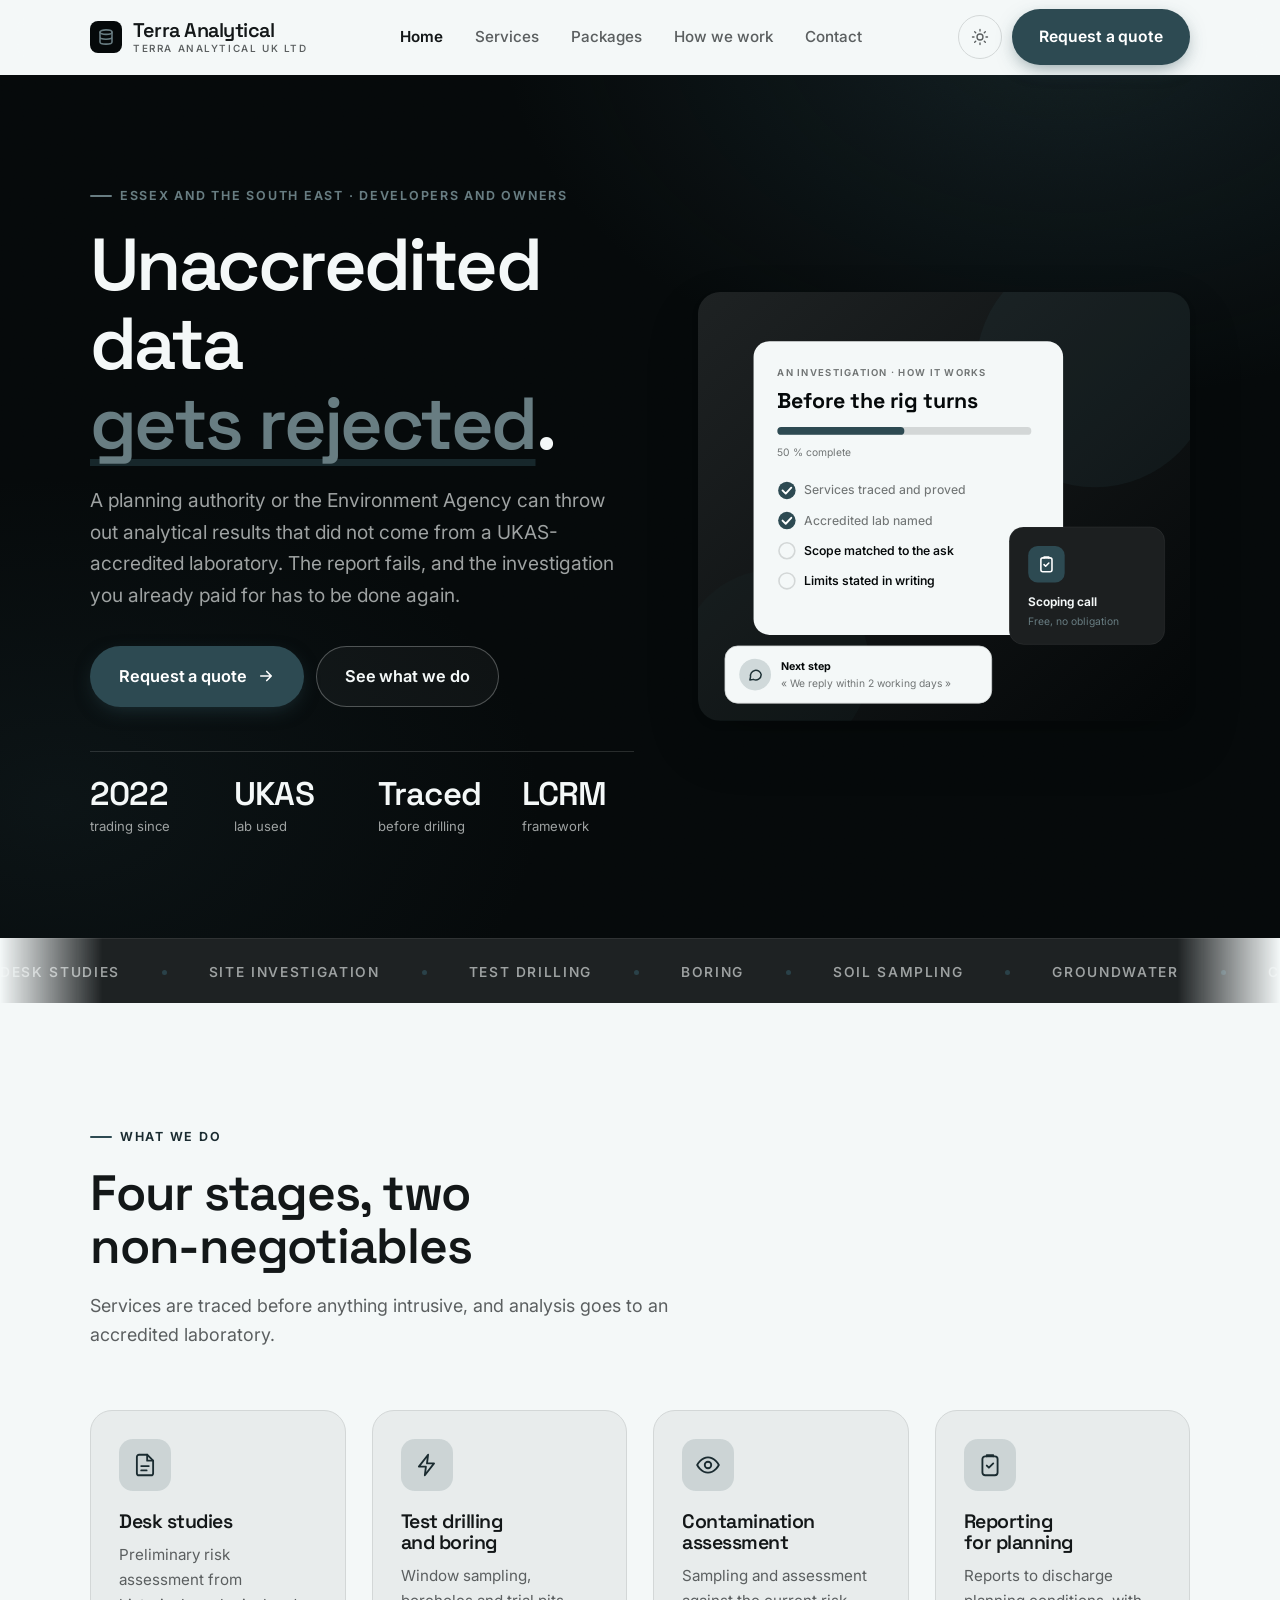
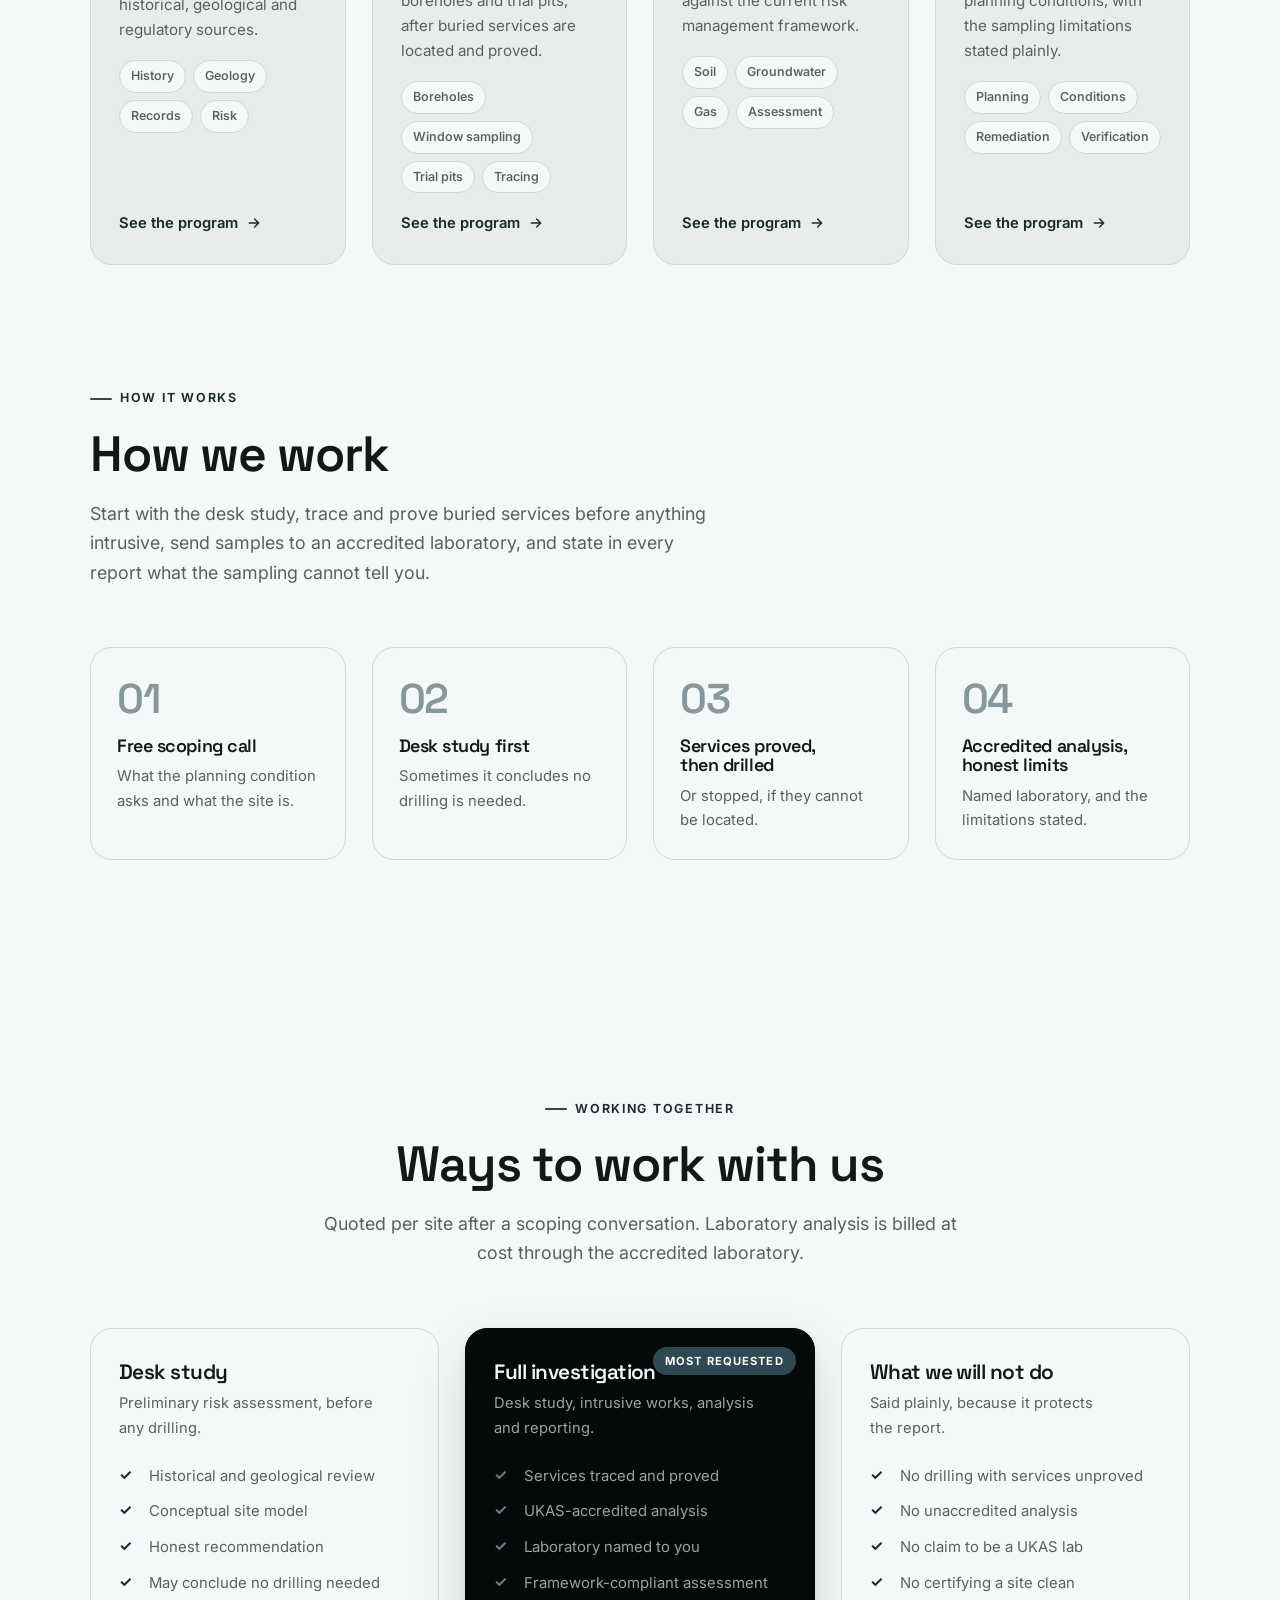
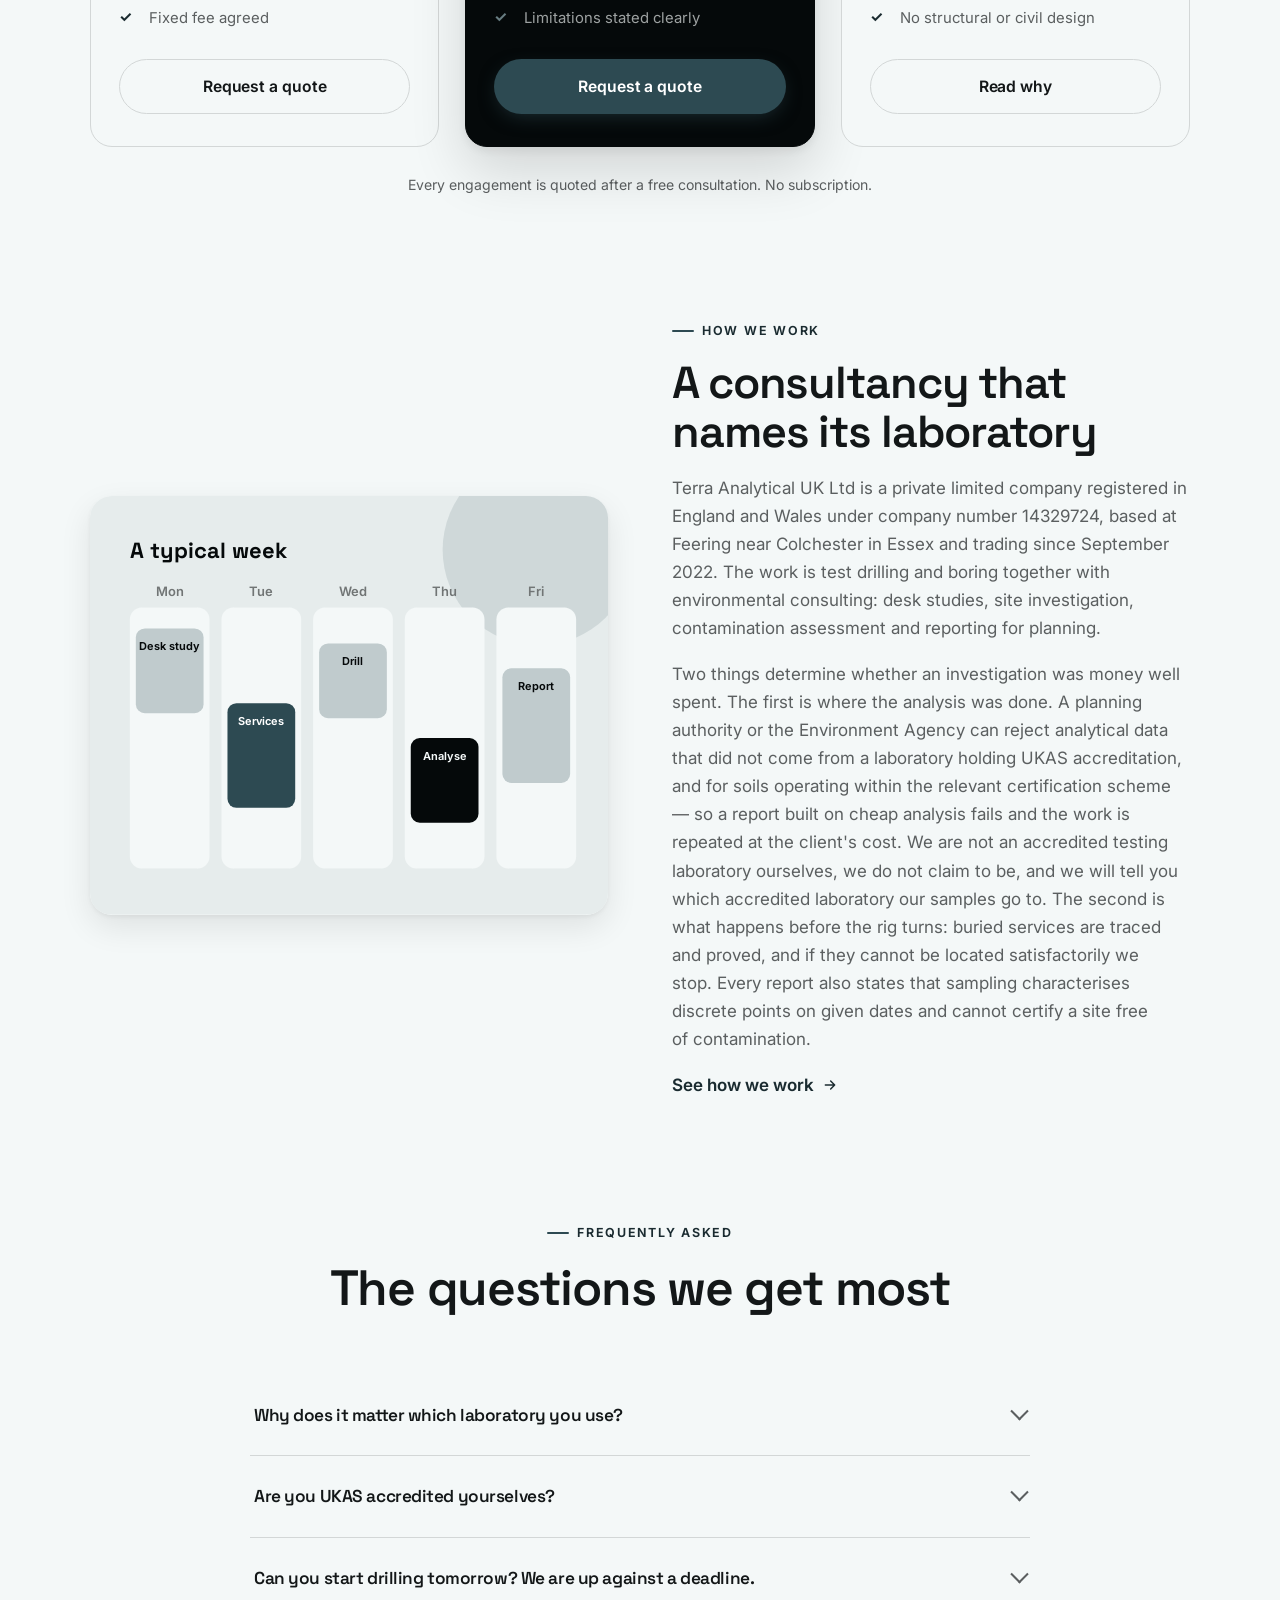
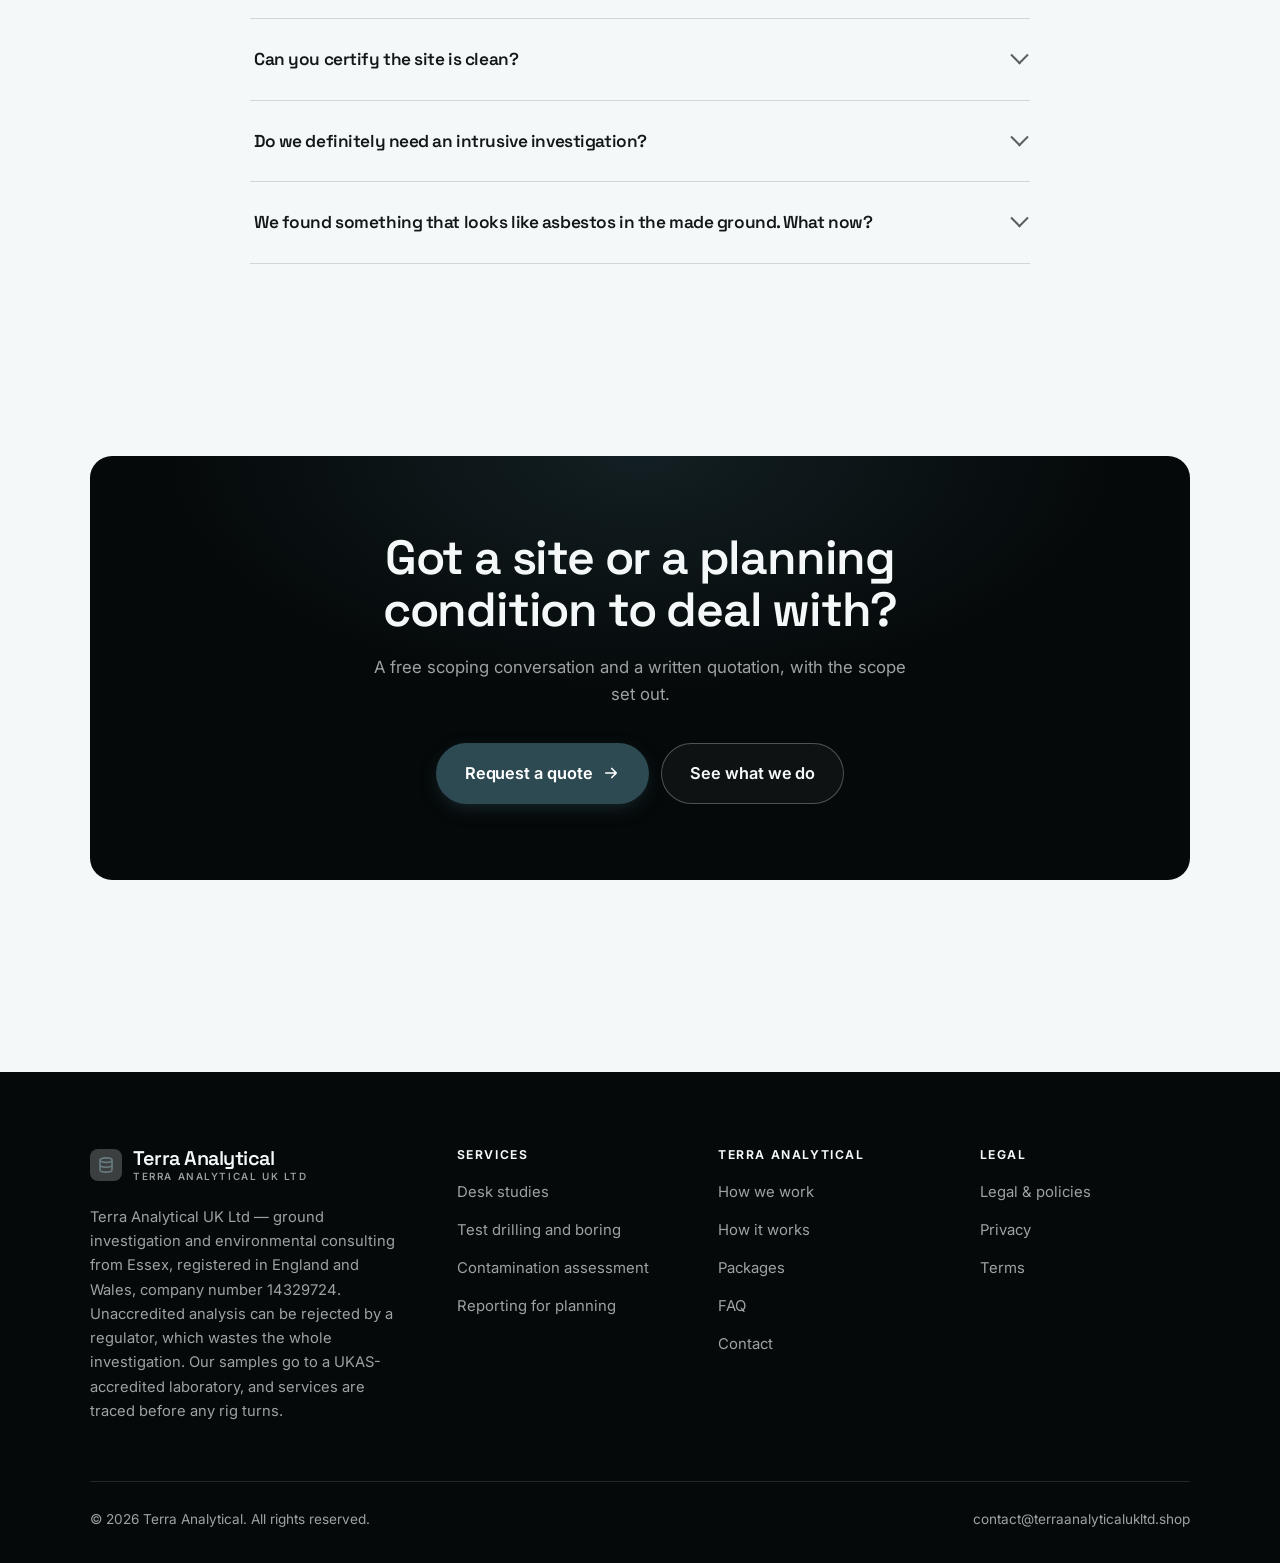
<file: index.html>
<!DOCTYPE html>
<html lang="en" class="no-js">
<head>
<meta charset="utf-8">
<meta name="viewport" content="width=device-width, initial-scale=1">
<title>Terra Analytical UK Ltd — ground investigation, Essex</title>
<meta name="description" content="Terra Analytical UK Ltd, ground investigation and environmental consulting in Essex: site investigation, drilling and boring, contamination assessment and reporting.">
<link rel="canonical" href="https://terraanalyticalukltd.shop/">

<meta property="og:type" content="website">
<meta property="og:url" content="https://terraanalyticalukltd.shop/">
<meta property="og:site_name" content="Terra Analytical">
<meta property="og:locale" content="en_US">
<meta property="og:title" content="Terra Analytical UK Ltd — ground investigation, Essex">
<meta property="og:description" content="Terra Analytical UK Ltd, ground investigation and environmental consulting in Essex: site investigation, drilling and boring, contamination assessment and reporting.">
<meta name="theme-color" content="#05090a">

<link rel="icon" href="assets/img/favicon.svg" type="image/svg+xml">
<link rel="preconnect" href="https://fonts.googleapis.com">
<link rel="preconnect" href="https://fonts.gstatic.com" crossorigin>
<link rel="stylesheet" href="https://fonts.googleapis.com/css2?family=Space+Grotesk:wght@400;500;600;700&family=Inter:wght@400..700&display=swap">
<link rel="stylesheet" href="assets/css/style.css">

<!-- Thème appliqué avant le premier rendu (évite le flash) -->
<script>
document.documentElement.classList.remove('no-js');
(function(){try{var t=localStorage.getItem('site-theme');if(t){document.documentElement.setAttribute('data-theme',t);}}catch(e){}})();
</script>
<script type="application/ld+json">
{
  "@context": "https://schema.org",
  "@type": "Organization",
  "name": "Terra Analytical",
  "url": "https://terraanalyticalukltd.shop/",
  "email": "contact@terraanalyticalukltd.shop",
  "description": "Terra Analytical UK Ltd, ground investigation and environmental consulting in Essex: site investigation, drilling and boring, contamination assessment and reporting.",
  "areaServed": "US",
  "knowsLanguage": "en"
}
</script>
</head>

<body>
<a class="skip-link" href="#main">Skip to main content</a>

<header class="site-header">
  <nav class="wrap nav" aria-label="Main navigation">
    <a class="brand" href="index.html">
      <svg class="brand__mark" viewBox="0 0 64 64" aria-hidden="true">
        <rect class="bm-bg" width="64" height="64" rx="16"/>
        <g class="bm-ic" transform="translate(14 14) scale(1.5)" fill="none" stroke-width="2.1" stroke-linecap="round" stroke-linejoin="round"><ellipse cx="12" cy="5.5" rx="8" ry="3"/><path d="M4 5.5v13c0 1.7 3.6 3 8 3s8-1.3 8-3v-13M4 12c0 1.7 3.6 3 8 3s8-1.3 8-3"/></g>
      </svg>
      <span>Terra Analytical<span class="brand__sub">TERRA ANALYTICAL UK LTD</span></span>
    </a>

    <ul class="nav__links" id="nav-links">
      <li><a href="index.html" aria-current="page">Home</a></li>
      <li><a href="programs.html">Services</a></li>
      <li><a href="index.html#pricing">Packages</a></li>
      <li><a href="about.html">How we work</a></li>
      <li><a href="contact.html">Contact</a></li>
      <li><a class="btn btn--primary" href="contact.html">Request a quote</a></li>
    </ul>

    <div class="nav__cta">
      <button class="theme-toggle" type="button" aria-label="Switch to dark theme">
        <svg class="icon-sun" viewBox="0 0 24 24" fill="none" stroke="currentColor" stroke-width="1.8" stroke-linecap="round" aria-hidden="true"><circle cx="12" cy="12" r="4"/><path d="M12 2v2m0 16v2M2 12h2m16 0h2M4.9 4.9l1.4 1.4m11.4 11.4 1.4 1.4M19.1 4.9l-1.4 1.4M6.3 17.7l-1.4 1.4"/></svg>
        <svg class="icon-moon" viewBox="0 0 24 24" fill="none" stroke="currentColor" stroke-width="1.8" stroke-linecap="round" stroke-linejoin="round" aria-hidden="true"><path d="M21 12.8A9 9 0 1 1 11.2 3a7 7 0 0 0 9.8 9.8z"/></svg>
      </button>
      <a class="btn btn--primary" href="contact.html">Request a quote</a>
      <button class="nav__toggle" type="button" aria-expanded="false" aria-controls="nav-links" aria-label="Open menu">
        <svg class="icon-open" viewBox="0 0 24 24" fill="none" stroke="currentColor" stroke-width="2" stroke-linecap="round" aria-hidden="true"><path d="M3 6h18M3 12h18M3 18h18"/></svg>
        <svg class="icon-close" viewBox="0 0 24 24" fill="none" stroke="currentColor" stroke-width="2" stroke-linecap="round" aria-hidden="true"><path d="M6 6l12 12M18 6L6 18"/></svg>
      </button>
    </div>
  </nav>
</header>

<main id="main">

<section class="hero">
  <div class="wrap hero__inner">
    <div>
      <span class="eyebrow hero__eyebrow">Essex and the South East · Developers and owners</span>
      <h1>Unaccredited data<br> <em>gets rejected</em>.</h1>
      <p class="hero__lede">A planning authority or the Environment Agency can throw out analytical results that did not come from a UKAS-accredited laboratory. The report fails, and the investigation you already paid for has to be done again.</p>

      <div class="hero__actions">
        <a class="btn btn--primary btn--lg" href="contact.html">Request a quote <svg viewBox="0 0 24 24" fill="none" stroke="currentColor" stroke-width="2.2" stroke-linecap="round" stroke-linejoin="round" aria-hidden="true"><path d="M5 12h14M13 6l6 6-6 6"/></svg></a>
        <a class="btn btn--on-dark btn--lg" href="programs.html">See what we do</a>
      </div>

      <ul class="hero__proof">
        <li><span class="stat__num">2022</span><span class="stat__label">trading since</span></li>
        <li><span class="stat__num">UKAS</span><span class="stat__label">lab used</span></li>
        <li><span class="stat__num">Traced</span><span class="stat__label">before drilling</span></li>
        <li><span class="stat__num">LCRM</span><span class="stat__label">framework</span></li>
      </ul>
    </div>

    <div class="hero__art">
      <svg viewBox="0 0 620 540" role="img" aria-label="How an investigation with Terra Analytical works, from service tracing to accredited analysis.">
        <defs>
          <linearGradient id="hbg" x1="0" y1="0" x2="1" y2="1">
            <stop offset="0" stop-color="#1e2223"/><stop offset="1" stop-color="#040708"/>
          </linearGradient>
        </defs>
        <rect width="620" height="540" rx="22" fill="url(#hbg)"/>
        <circle cx="500" cy="96" r="150" fill="#2d4a52" opacity=".16"/>
        <circle cx="96" cy="470" r="120" fill="#2d4a52" opacity=".08"/>

        <g style="font-family: var(--font-body)">
          <!-- Carte programme -->
          <rect x="70" y="62" width="390" height="370" rx="20" fill="#f4f8f8"/>
          <text x="100" y="106" font-size="12" font-weight="650" letter-spacing="1.6" fill="#717575">AN INVESTIGATION · HOW IT WORKS</text>
          <text x="100" y="146" font-size="27" font-weight="700" fill="#05090a" style="font-family: var(--font-display)">Before the rig turns</text>
          <rect x="100" y="170" width="320" height="10" rx="5" fill="#d3d7d7"/>
          <rect x="100" y="170" width="160" height="10" rx="5" fill="#2d4a52"/>
          <text x="100" y="206" font-size="13" fill="#717575">50 % complete</text>
          <circle cx="112" cy="250" r="11" fill="#2d4a52"/><path d="M106.5 250l4 4 7-7.5" fill="none" stroke="#ffffff" stroke-width="2.4" stroke-linecap="round" stroke-linejoin="round"/><text x="134" y="255" font-size="15.5" fill="#717575" font-weight="450">Services traced and proved</text>
          <circle cx="112" cy="288" r="11" fill="#2d4a52"/><path d="M106.5 288l4 4 7-7.5" fill="none" stroke="#ffffff" stroke-width="2.4" stroke-linecap="round" stroke-linejoin="round"/><text x="134" y="293" font-size="15.5" fill="#717575" font-weight="450">Accredited lab named</text>
          <circle cx="112" cy="326" r="10" fill="none" stroke="#d3d7d7" stroke-width="2"/><text x="134" y="331" font-size="15.5" fill="#05090a" font-weight="560">Scope matched to the ask</text>
          <circle cx="112" cy="364" r="10" fill="none" stroke="#d3d7d7" stroke-width="2"/><text x="134" y="369" font-size="15.5" fill="#05090a" font-weight="560">Limits stated in writing</text>

          <!-- Carte séance -->
          <rect x="392" y="296" width="196" height="148" rx="18" fill="#1c1f20" stroke="#ffffff" stroke-opacity=".08"/>
          <rect x="416" y="320" width="46" height="46" rx="12" fill="#2d4a52"/>
          <g transform="translate(427 331)" fill="none" stroke="#ffffff" color="#ffffff" stroke-width="2" stroke-linecap="round" stroke-linejoin="round"><rect x="5" y="4" width="14" height="17.5" rx="2.5"/><path d="M9 4V3h6v1M9 12.5l2 2 4-4"/></g>
          <text x="416" y="396" font-size="15" font-weight="650" fill="#f4f8f8">Scoping call</text>
          <text x="416" y="420" font-size="13" fill="#687d82">Free, no obligation</text>

          <!-- Retour du coach -->
          <rect x="34" y="446" width="336" height="72" rx="16" fill="#f4f8f8" stroke="#d3d7d7"/>
          <circle cx="72" cy="482" r="20" fill="#d0d9da"/>
          <g transform="translate(62 472) scale(.84)" fill="none" stroke="#1d3035" stroke-width="2.2" stroke-linecap="round" stroke-linejoin="round"><path d="M21 12a8 8 0 0 1-11.6 7.1L4 20l1-4.6A8 8 0 1 1 21 12z"/></g>
          <text x="104" y="476" font-size="13.5" font-weight="700" fill="#05090a">Next step</text>
          <text x="104" y="498" font-size="13" fill="#717575">« We reply within 2 working days »</text>
        </g>
      </svg>
    </div>
  </div>
</section>

<div class="marquee" aria-hidden="true">
  <div class="marquee__track"><span>Desk studies</span><span>Site investigation</span><span>Test drilling</span><span>Boring</span><span>Soil sampling</span><span>Groundwater</span><span>Contamination assessment</span><span>UKAS accredited analysis</span><span>Service tracing</span><span>Planning reports</span><span>Desk studies</span><span>Site investigation</span><span>Test drilling</span><span>Boring</span><span>Soil sampling</span><span>Groundwater</span><span>Contamination assessment</span><span>UKAS accredited analysis</span><span>Service tracing</span><span>Planning reports</span></div>
</div>

<section class="section wrap" id="programs">
  <div class="section-head reveal">
    <span class="eyebrow">What we do</span>
    <h2>Four stages, two non-negotiables</h2>
    <p>Services are traced before anything intrusive, and analysis goes to an accredited laboratory.</p>
  </div>
  <div class="grid grid--4 reveal-group">
    <a class="card" href="programs.html#desk">
      <div class="card__icon"><svg viewBox="0 0 24 24" fill="none" stroke="currentColor" stroke-width="1.7" stroke-linecap="round" stroke-linejoin="round" aria-hidden="true"><path d="M14 2.5H6.5A2 2 0 0 0 4.5 4.5v15a2 2 0 0 0 2 2h11a2 2 0 0 0 2-2V8z"/><path d="M14 2.5V8h5.5M8.5 13h7M8.5 17h5"/></svg></div>
      <h3>Desk studies</h3>
      <p>Preliminary risk assessment from historical, geological and regulatory sources.</p>
      <ul class="tags"><li>History</li><li>Geology</li><li>Records</li><li>Risk</li></ul>
      <span class="arrow-link">See the program <svg viewBox="0 0 24 24" fill="none" stroke="currentColor" stroke-width="2.2" stroke-linecap="round" stroke-linejoin="round" aria-hidden="true"><path d="M5 12h14M13 6l6 6-6 6"/></svg></span>
    </a>
    <a class="card" href="programs.html#drilling">
      <div class="card__icon"><svg viewBox="0 0 24 24" fill="none" stroke="currentColor" stroke-width="1.7" stroke-linecap="round" stroke-linejoin="round" aria-hidden="true"><path d="M13 2.5 4.5 13.5H11l-1 8 8.5-11H12z"/></svg></div>
      <h3>Test drilling and boring</h3>
      <p>Window sampling, boreholes and trial pits, after buried services are located and proved.</p>
      <ul class="tags"><li>Boreholes</li><li>Window sampling</li><li>Trial pits</li><li>Tracing</li></ul>
      <span class="arrow-link">See the program <svg viewBox="0 0 24 24" fill="none" stroke="currentColor" stroke-width="2.2" stroke-linecap="round" stroke-linejoin="round" aria-hidden="true"><path d="M5 12h14M13 6l6 6-6 6"/></svg></span>
    </a>
    <a class="card" href="programs.html#contamination">
      <div class="card__icon"><svg viewBox="0 0 24 24" fill="none" stroke="currentColor" stroke-width="1.7" stroke-linecap="round" stroke-linejoin="round" aria-hidden="true"><path d="M2 12s3.6-7 10-7 10 7 10 7-3.6 7-10 7S2 12 2 12z"/><circle cx="12" cy="12" r="3"/></svg></div>
      <h3>Contamination assessment</h3>
      <p>Sampling and assessment against the current risk management framework.</p>
      <ul class="tags"><li>Soil</li><li>Groundwater</li><li>Gas</li><li>Assessment</li></ul>
      <span class="arrow-link">See the program <svg viewBox="0 0 24 24" fill="none" stroke="currentColor" stroke-width="2.2" stroke-linecap="round" stroke-linejoin="round" aria-hidden="true"><path d="M5 12h14M13 6l6 6-6 6"/></svg></span>
    </a>
    <a class="card" href="programs.html#reporting">
      <div class="card__icon"><svg viewBox="0 0 24 24" fill="none" stroke="currentColor" stroke-width="1.7" stroke-linecap="round" stroke-linejoin="round" aria-hidden="true"><rect x="5" y="4" width="14" height="17.5" rx="2.5"/><path d="M9 4V3h6v1M9 12.5l2 2 4-4"/></svg></div>
      <h3>Reporting for planning</h3>
      <p>Reports to discharge planning conditions, with the sampling limitations stated plainly.</p>
      <ul class="tags"><li>Planning</li><li>Conditions</li><li>Remediation</li><li>Verification</li></ul>
      <span class="arrow-link">See the program <svg viewBox="0 0 24 24" fill="none" stroke="currentColor" stroke-width="2.2" stroke-linecap="round" stroke-linejoin="round" aria-hidden="true"><path d="M5 12h14M13 6l6 6-6 6"/></svg></span>
    </a>
  </div>
</section>

<section class="section section--flush wrap" id="how-it-works">
  <div class="section-head reveal">
    <span class="eyebrow">How it works</span>
    <h2>How we work</h2>
    <p>Start with the desk study, trace and prove buried services before anything intrusive, send samples to an accredited laboratory, and state in every report what the sampling cannot tell you.</p>
  </div>
  <div class="grid grid--4 steps reveal-group">
    <article class="step">
      <h3>Free scoping call</h3>
      <p>What the planning condition asks and what the site is.</p>
    </article>
    <article class="step">
      <h3>Desk study first</h3>
      <p>Sometimes it concludes no drilling is needed.</p>
    </article>
    <article class="step">
      <h3>Services proved, then drilled</h3>
      <p>Or stopped, if they cannot be located.</p>
    </article>
    <article class="step">
      <h3>Accredited analysis, honest limits</h3>
      <p>Named laboratory, and the limitations stated.</p>
    </article>
  </div>
</section>

<section class="section wrap" id="pricing">
  <div class="section-head section-head--center reveal">
    <span class="eyebrow">Working together</span>
    <h2>Ways to work with us</h2>
    <p>Quoted per site after a scoping conversation. Laboratory analysis is billed at cost through the accredited laboratory.</p>
  </div>
  <div class="grid grid--3 plans reveal-group">
    <article class="plan">
      
      <h3>Desk study</h3>
      <p class="plan__desc">Preliminary risk assessment, before any drilling.</p>
      
      <ul class="plan__features">
        <li>Historical and geological review</li>
        <li>Conceptual site model</li>
        <li>Honest recommendation</li>
        <li>May conclude no drilling needed</li>
        <li>Fixed fee agreed</li>
      </ul>
      <a class="btn btn--ghost btn--block" href="contact.html">Request a quote</a>
    </article>
    <article class="plan plan--featured">
      <span class="plan__tag">Most requested</span>
      <h3>Full investigation</h3>
      <p class="plan__desc">Desk study, intrusive works, analysis and reporting.</p>
      
      <ul class="plan__features">
        <li>Services traced and proved</li>
        <li>UKAS-accredited analysis</li>
        <li>Laboratory named to you</li>
        <li>Framework-compliant assessment</li>
        <li>Limitations stated clearly</li>
      </ul>
      <a class="btn btn--primary btn--block" href="contact.html">Request a quote</a>
    </article>
    <article class="plan">
      
      <h3>What we will not do</h3>
      <p class="plan__desc">Said plainly, because it protects the report.</p>
      
      <ul class="plan__features">
        <li>No drilling with services unproved</li>
        <li>No unaccredited analysis</li>
        <li>No claim to be a UKAS lab</li>
        <li>No certifying a site clean</li>
        <li>No structural or civil design</li>
      </ul>
      <a class="btn btn--ghost btn--block" href="contact.html">Read why</a>
    </article>
  </div>
  <p class="plans-note">Every engagement is quoted after a free consultation. No subscription.</p>
</section>

<section class="section section--flush wrap">
  <div class="split reveal">
    <div class="split__art">
      <svg viewBox="0 0 520 420" role="img" aria-label="Example of a typical week: Desk study, Services, Drill, Analyse, Report.">
        <rect width="520" height="420" rx="20" fill="#e6ecec"/>
        <circle cx="450" cy="54" r="96" fill="#2d4a52" opacity=".12"/>
        <g style="font-family: var(--font-body)">
        <text x="40" y="62" font-size="22" font-weight="700" fill="#05090a" style="font-family: var(--font-display)">A typical week</text>
        <text x="80" y="100" text-anchor="middle" font-size="13" font-weight="600" fill="#717575">Mon</text>
        <rect x="40" y="112" width="80" height="262" rx="12" fill="#f4f8f8"/>
        <rect x="46" y="133" width="68" height="85" rx="9" fill="#c0cbcd"/>
        <text x="80" y="155" text-anchor="middle" font-size="11" font-weight="650" fill="#05090a">Desk study</text>
        <text x="172" y="100" text-anchor="middle" font-size="13" font-weight="600" fill="#717575">Tue</text>
        <rect x="132" y="112" width="80" height="262" rx="12" fill="#f4f8f8"/>
        <rect x="138" y="208" width="68" height="105" rx="9" fill="#2d4a52"/>
        <text x="172" y="230" text-anchor="middle" font-size="11" font-weight="650" fill="#ffffff">Services</text>
        <text x="264" y="100" text-anchor="middle" font-size="13" font-weight="600" fill="#717575">Wed</text>
        <rect x="224" y="112" width="80" height="262" rx="12" fill="#f4f8f8"/>
        <rect x="230" y="148" width="68" height="75" rx="9" fill="#c0cbcd"/>
        <text x="264" y="170" text-anchor="middle" font-size="11" font-weight="650" fill="#05090a">Drill</text>
        <text x="356" y="100" text-anchor="middle" font-size="13" font-weight="600" fill="#717575">Thu</text>
        <rect x="316" y="112" width="80" height="262" rx="12" fill="#f4f8f8"/>
        <rect x="322" y="243" width="68" height="85" rx="9" fill="#05090a"/>
        <text x="356" y="265" text-anchor="middle" font-size="11" font-weight="650" fill="#f4f8f8">Analyse</text>
        <text x="448" y="100" text-anchor="middle" font-size="13" font-weight="600" fill="#717575">Fri</text>
        <rect x="408" y="112" width="80" height="262" rx="12" fill="#f4f8f8"/>
        <rect x="414" y="173" width="68" height="115" rx="9" fill="#c0cbcd"/>
        <text x="448" y="195" text-anchor="middle" font-size="11" font-weight="650" fill="#05090a">Report</text>
        </g>
      </svg>
    </div>
    <div>
      <span class="eyebrow">How we work</span>
      <h2>A consultancy that names its laboratory</h2>
      <p>Terra Analytical UK Ltd is a private limited company registered in England and Wales under company number 14329724, based at Feering near Colchester in Essex and trading since September 2022. The work is test drilling and boring together with environmental consulting: desk studies, site investigation, contamination assessment and reporting for planning.</p>
      <p>Two things determine whether an investigation was money well spent. The first is where the analysis was done. A planning authority or the Environment Agency can reject analytical data that did not come from a laboratory holding UKAS accreditation, and for soils operating within the relevant certification scheme — so a report built on cheap analysis fails and the work is repeated at the client's cost. We are not an accredited testing laboratory ourselves, we do not claim to be, and we will tell you which accredited laboratory our samples go to. The second is what happens before the rig turns: buried services are traced and proved, and if they cannot be located satisfactorily we stop. Every report also states that sampling characterises discrete points on given dates and cannot certify a site free of contamination.</p>
      <p><a class="arrow-link" href="about.html">See how we work <svg viewBox="0 0 24 24" fill="none" stroke="currentColor" stroke-width="2.2" stroke-linecap="round" stroke-linejoin="round" aria-hidden="true"><path d="M5 12h14M13 6l6 6-6 6"/></svg></a></p>
    </div>
  </div>
</section>

<section class="section section--flush wrap" id="faq">
  <div class="section-head section-head--center reveal">
    <span class="eyebrow">Frequently asked</span>
    <h2>The questions we get most</h2>
  </div>
  <div class="faq reveal">
    <details>
      <summary>Why does it matter which laboratory you use?</summary>
      <p>Because a regulator can reject the data. Analytical results normally need to come from a laboratory holding UKAS accreditation, and for soil analysis operating within the Environment Agency's certification scheme. If they do not, the report built on them can be refused, and the investigation has to be done again. We use an accredited laboratory and we will name it for you.</p>
    </details>
    <details>
      <summary>Are you UKAS accredited yourselves?</summary>
      <p>No, and we are careful not to imply it. We are a consultancy and a drilling contractor, not a testing laboratory. The accreditation that matters for your data sits with the independent laboratory we submit samples to, and we will tell you which one and what its scope covers. A consultancy claiming laboratory accreditation it does not hold is exactly what gets a report challenged.</p>
    </details>
    <details>
      <summary>Can you start drilling tomorrow? We are up against a deadline.</summary>
      <p>Only once buried services have been located and proved. Striking a live cable or a gas main is the real hazard in this work and the consequences are not recoverable. If the records are poor and we cannot satisfactorily locate services, we will not drill — and we would rather tell you that now than on the day.</p>
    </details>
    <details>
      <summary>Can you certify the site is clean?</summary>
      <p>No, and no honest consultancy will. An investigation characterises conditions at the locations sampled on the dates sampled. Ground varies between those points, and made ground in particular varies a great deal. Every report we produce says that explicitly rather than hiding it in an appendix, because a developer relying on a false sense of certainty is the one who gets hurt.</p>
    </details>
    <details>
      <summary>Do we definitely need an intrusive investigation?</summary>
      <p>Not always, and the desk study is what tells us. A proper historical and geological review sometimes concludes that the risk is low enough that intrusive work is not required, and we will report that even though it is a smaller fee. Starting with drilling before the desk study is how money gets spent in the wrong places.</p>
    </details>
    <details>
      <summary>We found something that looks like asbestos in the made ground. What now?</summary>
      <p>Work stops and we tell you in writing. Asbestos in soil is a real and increasingly common finding, and it changes both the assessment and the way the material has to be handled. Sampling and any removal go through the proper regime, with licensed contractors where the work is licensable.</p>
    </details>
  </div>
</section>

<section class="wrap section--tight">
  <div class="cta-band reveal">
    <h2>Got a site or a planning condition to deal with?</h2>
    <p>A free scoping conversation and a written quotation, with the scope set out.</p>
    <div class="hero__actions">
      <a class="btn btn--primary btn--lg" href="contact.html">Request a quote <svg viewBox="0 0 24 24" fill="none" stroke="currentColor" stroke-width="2.2" stroke-linecap="round" stroke-linejoin="round" aria-hidden="true"><path d="M5 12h14M13 6l6 6-6 6"/></svg></a>
      <a class="btn btn--on-dark btn--lg" href="programs.html">See what we do</a>
    </div>
  </div>
</section>

</main>

<footer class="site-footer">
  <div class="wrap">
    <div class="footer__grid">
      <div class="footer__brand">
        <a class="brand" href="index.html">
          <svg class="brand__mark" viewBox="0 0 64 64" aria-hidden="true">
        <rect class="bm-bg" width="64" height="64" rx="16"/>
        <g class="bm-ic" transform="translate(14 14) scale(1.5)" fill="none" stroke-width="2.1" stroke-linecap="round" stroke-linejoin="round"><ellipse cx="12" cy="5.5" rx="8" ry="3"/><path d="M4 5.5v13c0 1.7 3.6 3 8 3s8-1.3 8-3v-13M4 12c0 1.7 3.6 3 8 3s8-1.3 8-3"/></g>
      </svg>
          <span>Terra Analytical<span class="brand__sub">TERRA ANALYTICAL UK LTD</span></span>
        </a>
        <p>Terra Analytical UK Ltd — ground investigation and environmental consulting from Essex, registered in England and Wales, company number 14329724. Unaccredited analysis can be rejected by a regulator, which wastes the whole investigation. Our samples go to a UKAS-accredited laboratory, and services are traced before any rig turns.</p>
      </div>

      <div class="footer__col">
        <h4>Services</h4>
        <ul>
          <li><a href="programs.html#desk">Desk studies</a></li>
          <li><a href="programs.html#drilling">Test drilling and boring</a></li>
          <li><a href="programs.html#contamination">Contamination assessment</a></li>
          <li><a href="programs.html#reporting">Reporting for planning</a></li>
        </ul>
      </div>

      <div class="footer__col">
        <h4>Terra Analytical</h4>
        <ul>
          <li><a href="about.html">How we work</a></li>
          <li><a href="index.html#how-it-works">How it works</a></li>
          <li><a href="index.html#pricing">Packages</a></li>
          <li><a href="index.html#faq">FAQ</a></li>
          <li><a href="contact.html">Contact</a></li>
        </ul>
      </div>

      <div class="footer__col">
        <h4>Legal</h4>
        <ul>
          <li><a href="legal.html">Legal &amp; policies</a></li>
          <li><a href="legal.html#privacy">Privacy</a></li>
          <li><a href="legal.html#terms">Terms</a></li>
        </ul>
      </div>
    </div>

    <div class="footer__bottom">
      <p>© <span data-year>2026</span> Terra Analytical. All rights reserved.</p>
      <p><a href="mailto:contact@terraanalyticalukltd.shop">contact@terraanalyticalukltd.shop</a></p>
    </div>
  </div>
</footer>

<script src="assets/js/main.js" defer></script>
</body>
</html>
</file>
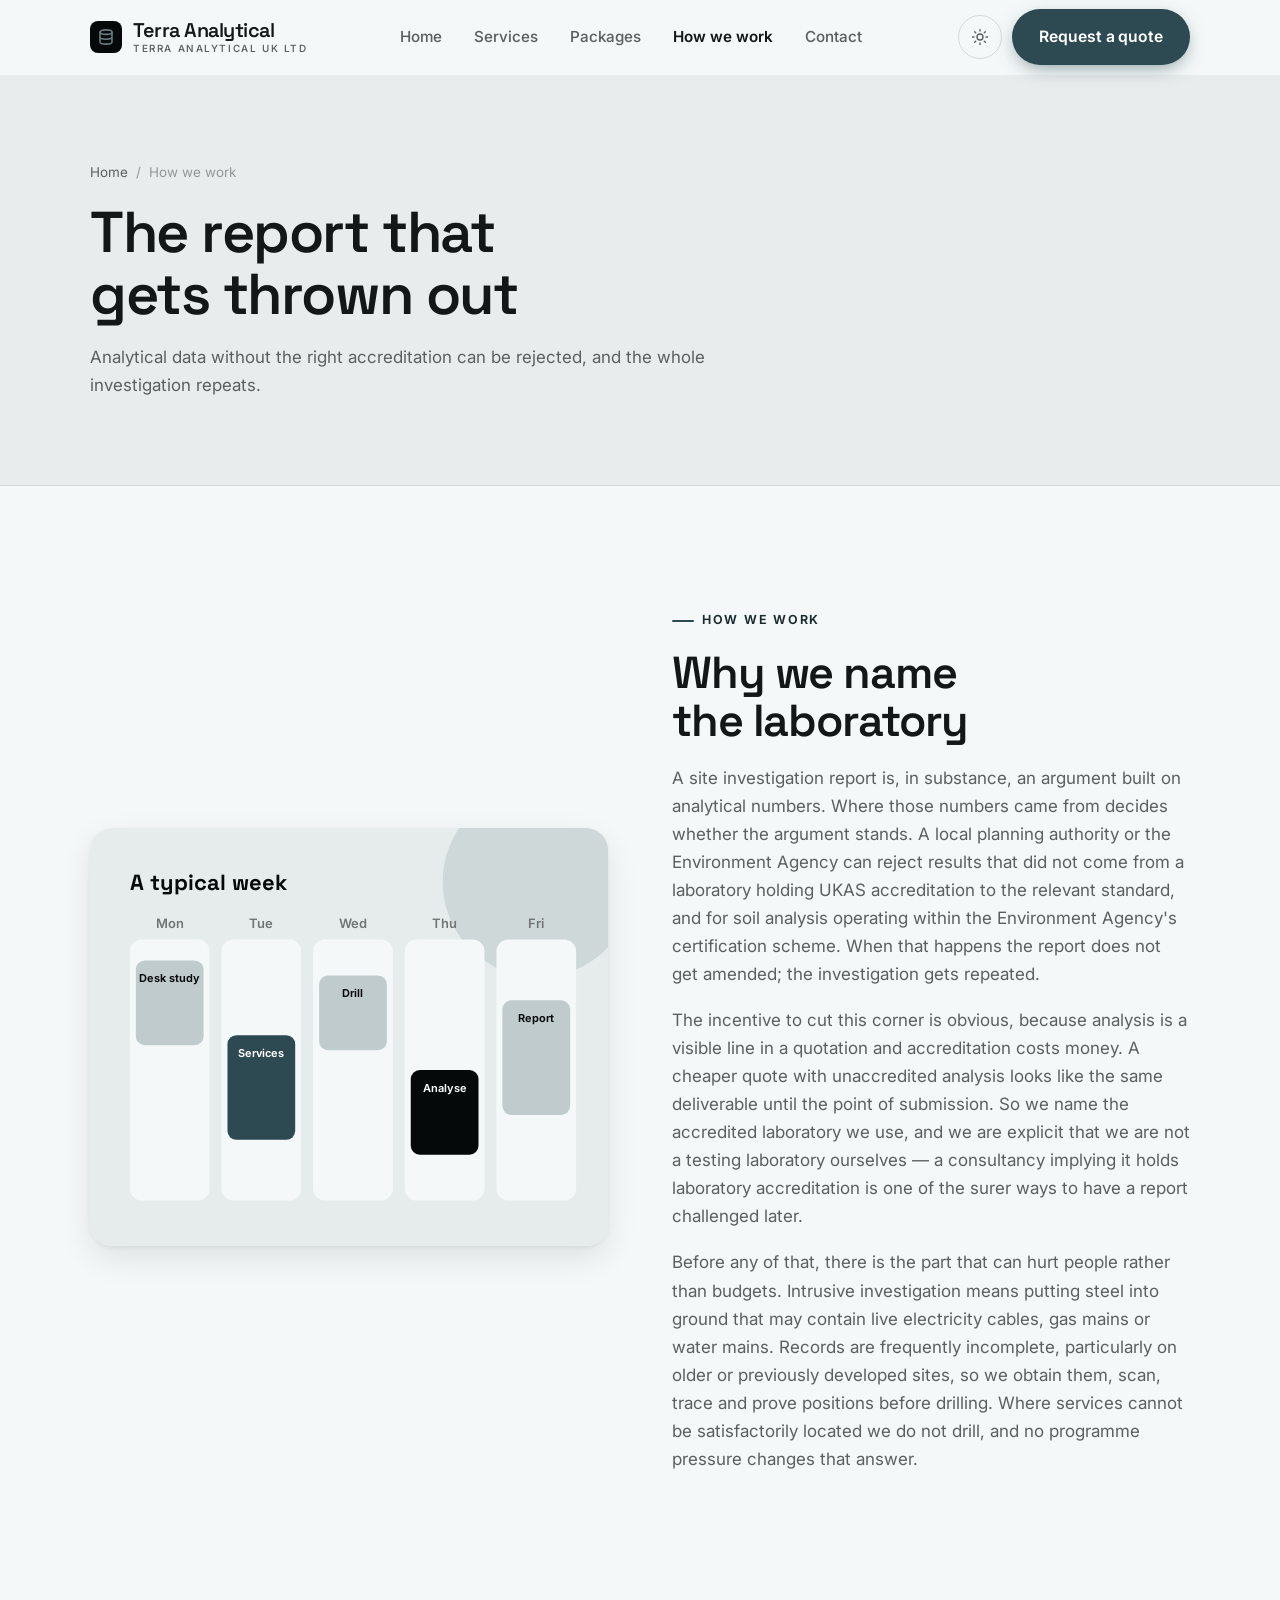
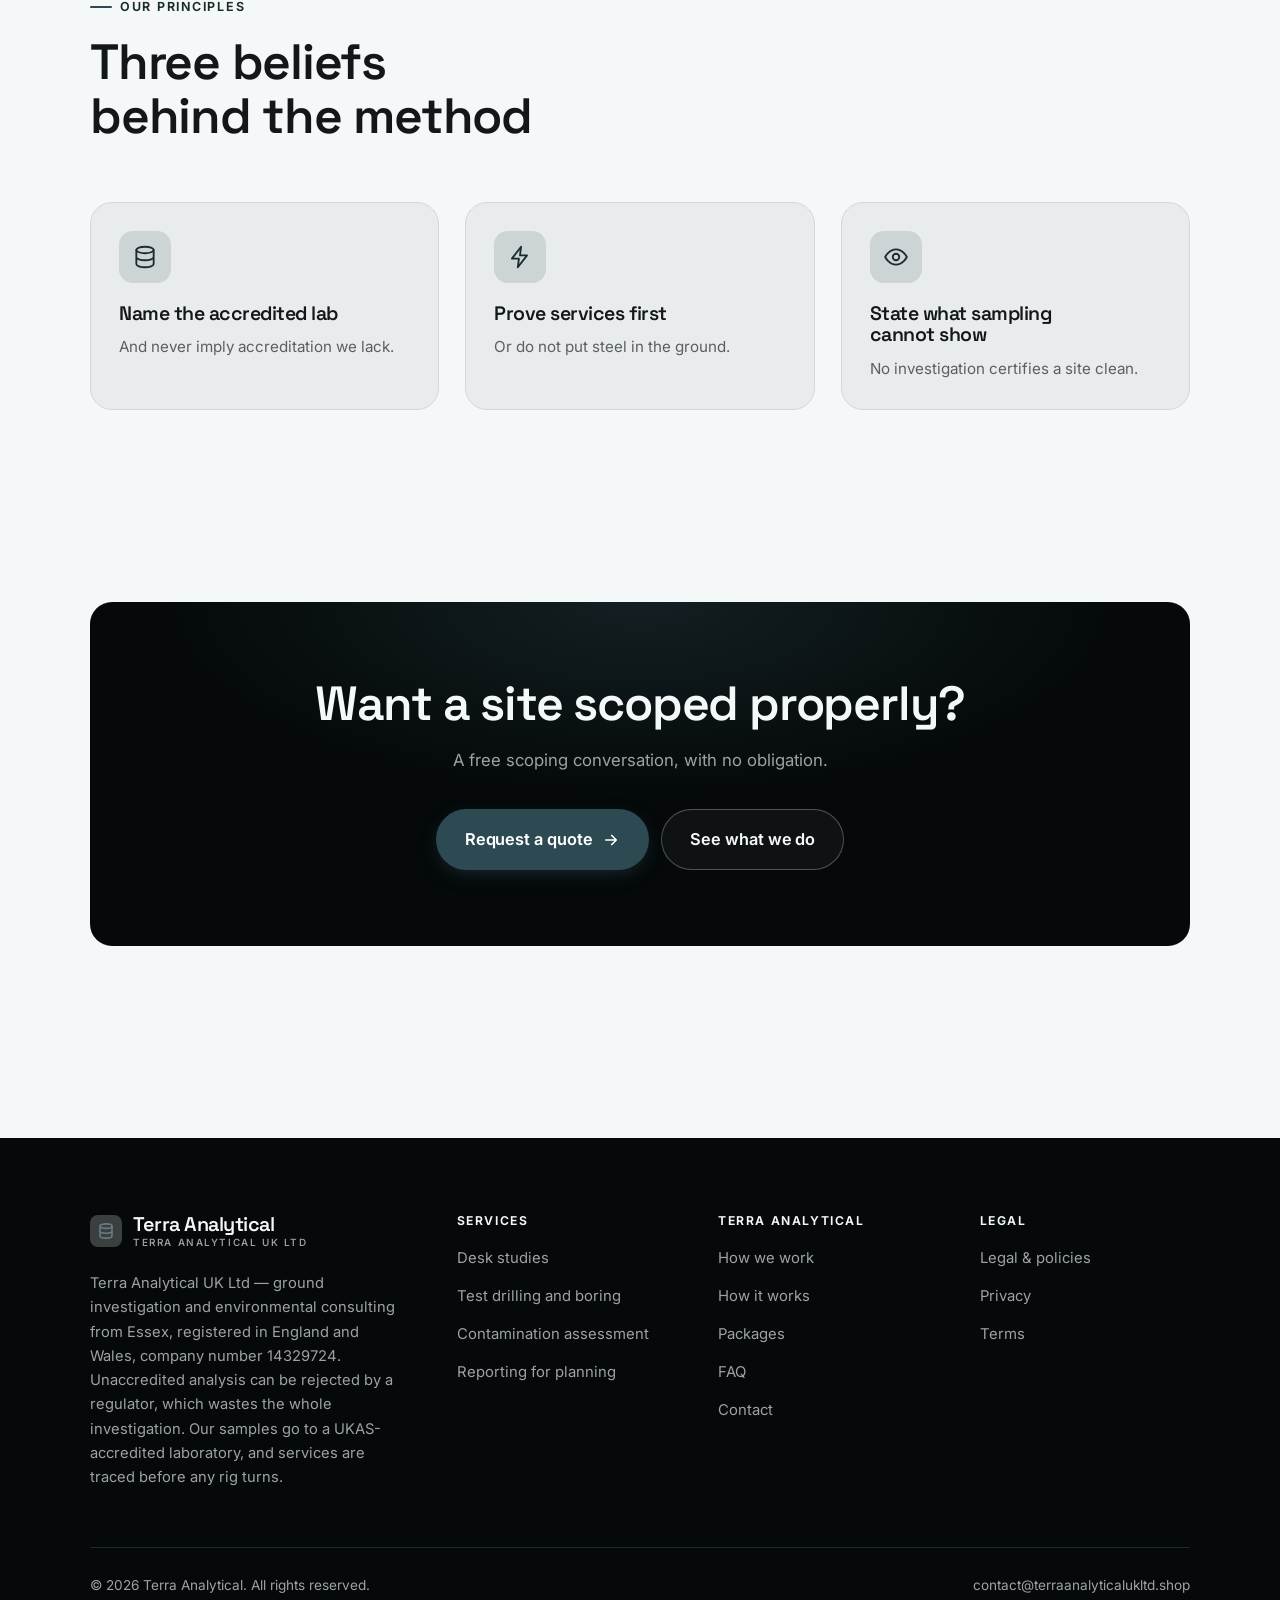
<file: about.html>
<!DOCTYPE html>
<html lang="en" class="no-js">
<head>
<meta charset="utf-8">
<meta name="viewport" content="width=device-width, initial-scale=1">
<title>How we work — Terra Analytical</title>
<meta name="description" content="About Terra Analytical UK Ltd, ground investigation and environmental consulting in Essex since 2022, company number 14329724.">
<link rel="canonical" href="https://terraanalyticalukltd.shop/about.html">

<meta property="og:type" content="website">
<meta property="og:url" content="https://terraanalyticalukltd.shop/about.html">
<meta property="og:site_name" content="Terra Analytical">
<meta property="og:locale" content="en_US">
<meta property="og:title" content="How we work — Terra Analytical">
<meta property="og:description" content="About Terra Analytical UK Ltd, ground investigation and environmental consulting in Essex since 2022, company number 14329724.">
<meta name="theme-color" content="#05090a">

<link rel="icon" href="assets/img/favicon.svg" type="image/svg+xml">
<link rel="preconnect" href="https://fonts.googleapis.com">
<link rel="preconnect" href="https://fonts.gstatic.com" crossorigin>
<link rel="stylesheet" href="https://fonts.googleapis.com/css2?family=Space+Grotesk:wght@400;500;600;700&family=Inter:wght@400..700&display=swap">
<link rel="stylesheet" href="assets/css/style.css">

<!-- Thème appliqué avant le premier rendu (évite le flash) -->
<script>
document.documentElement.classList.remove('no-js');
(function(){try{var t=localStorage.getItem('site-theme');if(t){document.documentElement.setAttribute('data-theme',t);}}catch(e){}})();
</script>
</head>

<body>
<a class="skip-link" href="#main">Skip to main content</a>

<header class="site-header">
  <nav class="wrap nav" aria-label="Main navigation">
    <a class="brand" href="index.html">
      <svg class="brand__mark" viewBox="0 0 64 64" aria-hidden="true">
        <rect class="bm-bg" width="64" height="64" rx="16"/>
        <g class="bm-ic" transform="translate(14 14) scale(1.5)" fill="none" stroke-width="2.1" stroke-linecap="round" stroke-linejoin="round"><ellipse cx="12" cy="5.5" rx="8" ry="3"/><path d="M4 5.5v13c0 1.7 3.6 3 8 3s8-1.3 8-3v-13M4 12c0 1.7 3.6 3 8 3s8-1.3 8-3"/></g>
      </svg>
      <span>Terra Analytical<span class="brand__sub">TERRA ANALYTICAL UK LTD</span></span>
    </a>

    <ul class="nav__links" id="nav-links">
      <li><a href="index.html">Home</a></li>
      <li><a href="programs.html">Services</a></li>
      <li><a href="index.html#pricing">Packages</a></li>
      <li><a href="about.html" aria-current="page">How we work</a></li>
      <li><a href="contact.html">Contact</a></li>
      <li><a class="btn btn--primary" href="contact.html">Request a quote</a></li>
    </ul>

    <div class="nav__cta">
      <button class="theme-toggle" type="button" aria-label="Switch to dark theme">
        <svg class="icon-sun" viewBox="0 0 24 24" fill="none" stroke="currentColor" stroke-width="1.8" stroke-linecap="round" aria-hidden="true"><circle cx="12" cy="12" r="4"/><path d="M12 2v2m0 16v2M2 12h2m16 0h2M4.9 4.9l1.4 1.4m11.4 11.4 1.4 1.4M19.1 4.9l-1.4 1.4M6.3 17.7l-1.4 1.4"/></svg>
        <svg class="icon-moon" viewBox="0 0 24 24" fill="none" stroke="currentColor" stroke-width="1.8" stroke-linecap="round" stroke-linejoin="round" aria-hidden="true"><path d="M21 12.8A9 9 0 1 1 11.2 3a7 7 0 0 0 9.8 9.8z"/></svg>
      </button>
      <a class="btn btn--primary" href="contact.html">Request a quote</a>
      <button class="nav__toggle" type="button" aria-expanded="false" aria-controls="nav-links" aria-label="Open menu">
        <svg class="icon-open" viewBox="0 0 24 24" fill="none" stroke="currentColor" stroke-width="2" stroke-linecap="round" aria-hidden="true"><path d="M3 6h18M3 12h18M3 18h18"/></svg>
        <svg class="icon-close" viewBox="0 0 24 24" fill="none" stroke="currentColor" stroke-width="2" stroke-linecap="round" aria-hidden="true"><path d="M6 6l12 12M18 6L6 18"/></svg>
      </button>
    </div>
  </nav>
</header>

<main id="main">

<section class="page-head">
  <div class="wrap">
    <nav class="breadcrumb" aria-label="Breadcrumb">
      <a href="index.html">Home</a><span>/</span><span aria-current="page">How we work</span>
    </nav>
    <h1>The report that gets thrown out</h1>
    <p>Analytical data without the right accreditation can be rejected, and the whole investigation repeats.</p>
  </div>
</section>

<section class="section wrap">
  <div class="split reveal">
    <div class="split__art">
      <svg viewBox="0 0 520 420" role="img" aria-label="Example of a typical week: Desk study, Services, Drill, Analyse, Report.">
        <rect width="520" height="420" rx="20" fill="#e6ecec"/>
        <circle cx="450" cy="54" r="96" fill="#2d4a52" opacity=".12"/>
        <g style="font-family: var(--font-body)">
        <text x="40" y="62" font-size="22" font-weight="700" fill="#05090a" style="font-family: var(--font-display)">A typical week</text>
        <text x="80" y="100" text-anchor="middle" font-size="13" font-weight="600" fill="#717575">Mon</text>
        <rect x="40" y="112" width="80" height="262" rx="12" fill="#f4f8f8"/>
        <rect x="46" y="133" width="68" height="85" rx="9" fill="#c0cbcd"/>
        <text x="80" y="155" text-anchor="middle" font-size="11" font-weight="650" fill="#05090a">Desk study</text>
        <text x="172" y="100" text-anchor="middle" font-size="13" font-weight="600" fill="#717575">Tue</text>
        <rect x="132" y="112" width="80" height="262" rx="12" fill="#f4f8f8"/>
        <rect x="138" y="208" width="68" height="105" rx="9" fill="#2d4a52"/>
        <text x="172" y="230" text-anchor="middle" font-size="11" font-weight="650" fill="#ffffff">Services</text>
        <text x="264" y="100" text-anchor="middle" font-size="13" font-weight="600" fill="#717575">Wed</text>
        <rect x="224" y="112" width="80" height="262" rx="12" fill="#f4f8f8"/>
        <rect x="230" y="148" width="68" height="75" rx="9" fill="#c0cbcd"/>
        <text x="264" y="170" text-anchor="middle" font-size="11" font-weight="650" fill="#05090a">Drill</text>
        <text x="356" y="100" text-anchor="middle" font-size="13" font-weight="600" fill="#717575">Thu</text>
        <rect x="316" y="112" width="80" height="262" rx="12" fill="#f4f8f8"/>
        <rect x="322" y="243" width="68" height="85" rx="9" fill="#05090a"/>
        <text x="356" y="265" text-anchor="middle" font-size="11" font-weight="650" fill="#f4f8f8">Analyse</text>
        <text x="448" y="100" text-anchor="middle" font-size="13" font-weight="600" fill="#717575">Fri</text>
        <rect x="408" y="112" width="80" height="262" rx="12" fill="#f4f8f8"/>
        <rect x="414" y="173" width="68" height="115" rx="9" fill="#c0cbcd"/>
        <text x="448" y="195" text-anchor="middle" font-size="11" font-weight="650" fill="#05090a">Report</text>
        </g>
      </svg>
    </div>
    <div>
      <span class="eyebrow">How we work</span>
      <h2>Why we name the laboratory</h2>
      <p>A site investigation report is, in substance, an argument built on analytical numbers. Where those numbers came from decides whether the argument stands. A local planning authority or the Environment Agency can reject results that did not come from a laboratory holding UKAS accreditation to the relevant standard, and for soil analysis operating within the Environment Agency's certification scheme. When that happens the report does not get amended; the investigation gets repeated.</p>
      <p>The incentive to cut this corner is obvious, because analysis is a visible line in a quotation and accreditation costs money. A cheaper quote with unaccredited analysis looks like the same deliverable until the point of submission. So we name the accredited laboratory we use, and we are explicit that we are not a testing laboratory ourselves — a consultancy implying it holds laboratory accreditation is one of the surer ways to have a report challenged later.</p>
      <p>Before any of that, there is the part that can hurt people rather than budgets. Intrusive investigation means putting steel into ground that may contain live electricity cables, gas mains or water mains. Records are frequently incomplete, particularly on older or previously developed sites, so we obtain them, scan, trace and prove positions before drilling. Where services cannot be satisfactorily located we do not drill, and no programme pressure changes that answer.</p>
      <!--
        TO DO: add a short introduction of the coach (name, real background),
        with a photo if possible. Do not invent credentials — see README.md.
      -->
    </div>
  </div>
</section>

<section class="section section--flush wrap">
  <div class="section-head reveal">
    <span class="eyebrow">Our principles</span>
    <h2>Three beliefs behind the method</h2>
  </div>
  <div class="grid grid--3 reveal-group">
    <article class="card">
      <div class="card__icon"><svg viewBox="0 0 24 24" fill="none" stroke="currentColor" stroke-width="1.7" stroke-linecap="round" stroke-linejoin="round" aria-hidden="true"><ellipse cx="12" cy="5.5" rx="8" ry="3"/><path d="M4 5.5v13c0 1.7 3.6 3 8 3s8-1.3 8-3v-13M4 12c0 1.7 3.6 3 8 3s8-1.3 8-3"/></svg></div>
      <h3>Name the accredited lab</h3>
      <p>And never imply accreditation we lack.</p>
    </article>
    <article class="card">
      <div class="card__icon"><svg viewBox="0 0 24 24" fill="none" stroke="currentColor" stroke-width="1.7" stroke-linecap="round" stroke-linejoin="round" aria-hidden="true"><path d="M13 2.5 4.5 13.5H11l-1 8 8.5-11H12z"/></svg></div>
      <h3>Prove services first</h3>
      <p>Or do not put steel in the ground.</p>
    </article>
    <article class="card">
      <div class="card__icon"><svg viewBox="0 0 24 24" fill="none" stroke="currentColor" stroke-width="1.7" stroke-linecap="round" stroke-linejoin="round" aria-hidden="true"><path d="M2 12s3.6-7 10-7 10 7 10 7-3.6 7-10 7S2 12 2 12z"/><circle cx="12" cy="12" r="3"/></svg></div>
      <h3>State what sampling cannot show</h3>
      <p>No investigation certifies a site clean.</p>
    </article>
  </div>
</section>

<section class="wrap section--tight">
  <div class="cta-band reveal">
    <h2>Want a site scoped properly?</h2>
    <p>A free scoping conversation, with no obligation.</p>
    <div class="hero__actions">
      <a class="btn btn--primary btn--lg" href="contact.html">Request a quote <svg viewBox="0 0 24 24" fill="none" stroke="currentColor" stroke-width="2.2" stroke-linecap="round" stroke-linejoin="round" aria-hidden="true"><path d="M5 12h14M13 6l6 6-6 6"/></svg></a>
      <a class="btn btn--on-dark btn--lg" href="programs.html">See what we do</a>
    </div>
  </div>
</section>

</main>

<footer class="site-footer">
  <div class="wrap">
    <div class="footer__grid">
      <div class="footer__brand">
        <a class="brand" href="index.html">
          <svg class="brand__mark" viewBox="0 0 64 64" aria-hidden="true">
        <rect class="bm-bg" width="64" height="64" rx="16"/>
        <g class="bm-ic" transform="translate(14 14) scale(1.5)" fill="none" stroke-width="2.1" stroke-linecap="round" stroke-linejoin="round"><ellipse cx="12" cy="5.5" rx="8" ry="3"/><path d="M4 5.5v13c0 1.7 3.6 3 8 3s8-1.3 8-3v-13M4 12c0 1.7 3.6 3 8 3s8-1.3 8-3"/></g>
      </svg>
          <span>Terra Analytical<span class="brand__sub">TERRA ANALYTICAL UK LTD</span></span>
        </a>
        <p>Terra Analytical UK Ltd — ground investigation and environmental consulting from Essex, registered in England and Wales, company number 14329724. Unaccredited analysis can be rejected by a regulator, which wastes the whole investigation. Our samples go to a UKAS-accredited laboratory, and services are traced before any rig turns.</p>
      </div>

      <div class="footer__col">
        <h4>Services</h4>
        <ul>
          <li><a href="programs.html#desk">Desk studies</a></li>
          <li><a href="programs.html#drilling">Test drilling and boring</a></li>
          <li><a href="programs.html#contamination">Contamination assessment</a></li>
          <li><a href="programs.html#reporting">Reporting for planning</a></li>
        </ul>
      </div>

      <div class="footer__col">
        <h4>Terra Analytical</h4>
        <ul>
          <li><a href="about.html">How we work</a></li>
          <li><a href="index.html#how-it-works">How it works</a></li>
          <li><a href="index.html#pricing">Packages</a></li>
          <li><a href="index.html#faq">FAQ</a></li>
          <li><a href="contact.html">Contact</a></li>
        </ul>
      </div>

      <div class="footer__col">
        <h4>Legal</h4>
        <ul>
          <li><a href="legal.html">Legal &amp; policies</a></li>
          <li><a href="legal.html#privacy">Privacy</a></li>
          <li><a href="legal.html#terms">Terms</a></li>
        </ul>
      </div>
    </div>

    <div class="footer__bottom">
      <p>© <span data-year>2026</span> Terra Analytical. All rights reserved.</p>
      <p><a href="mailto:contact@terraanalyticalukltd.shop">contact@terraanalyticalukltd.shop</a></p>
    </div>
  </div>
</footer>

<script src="assets/js/main.js" defer></script>
</body>
</html>
</file>
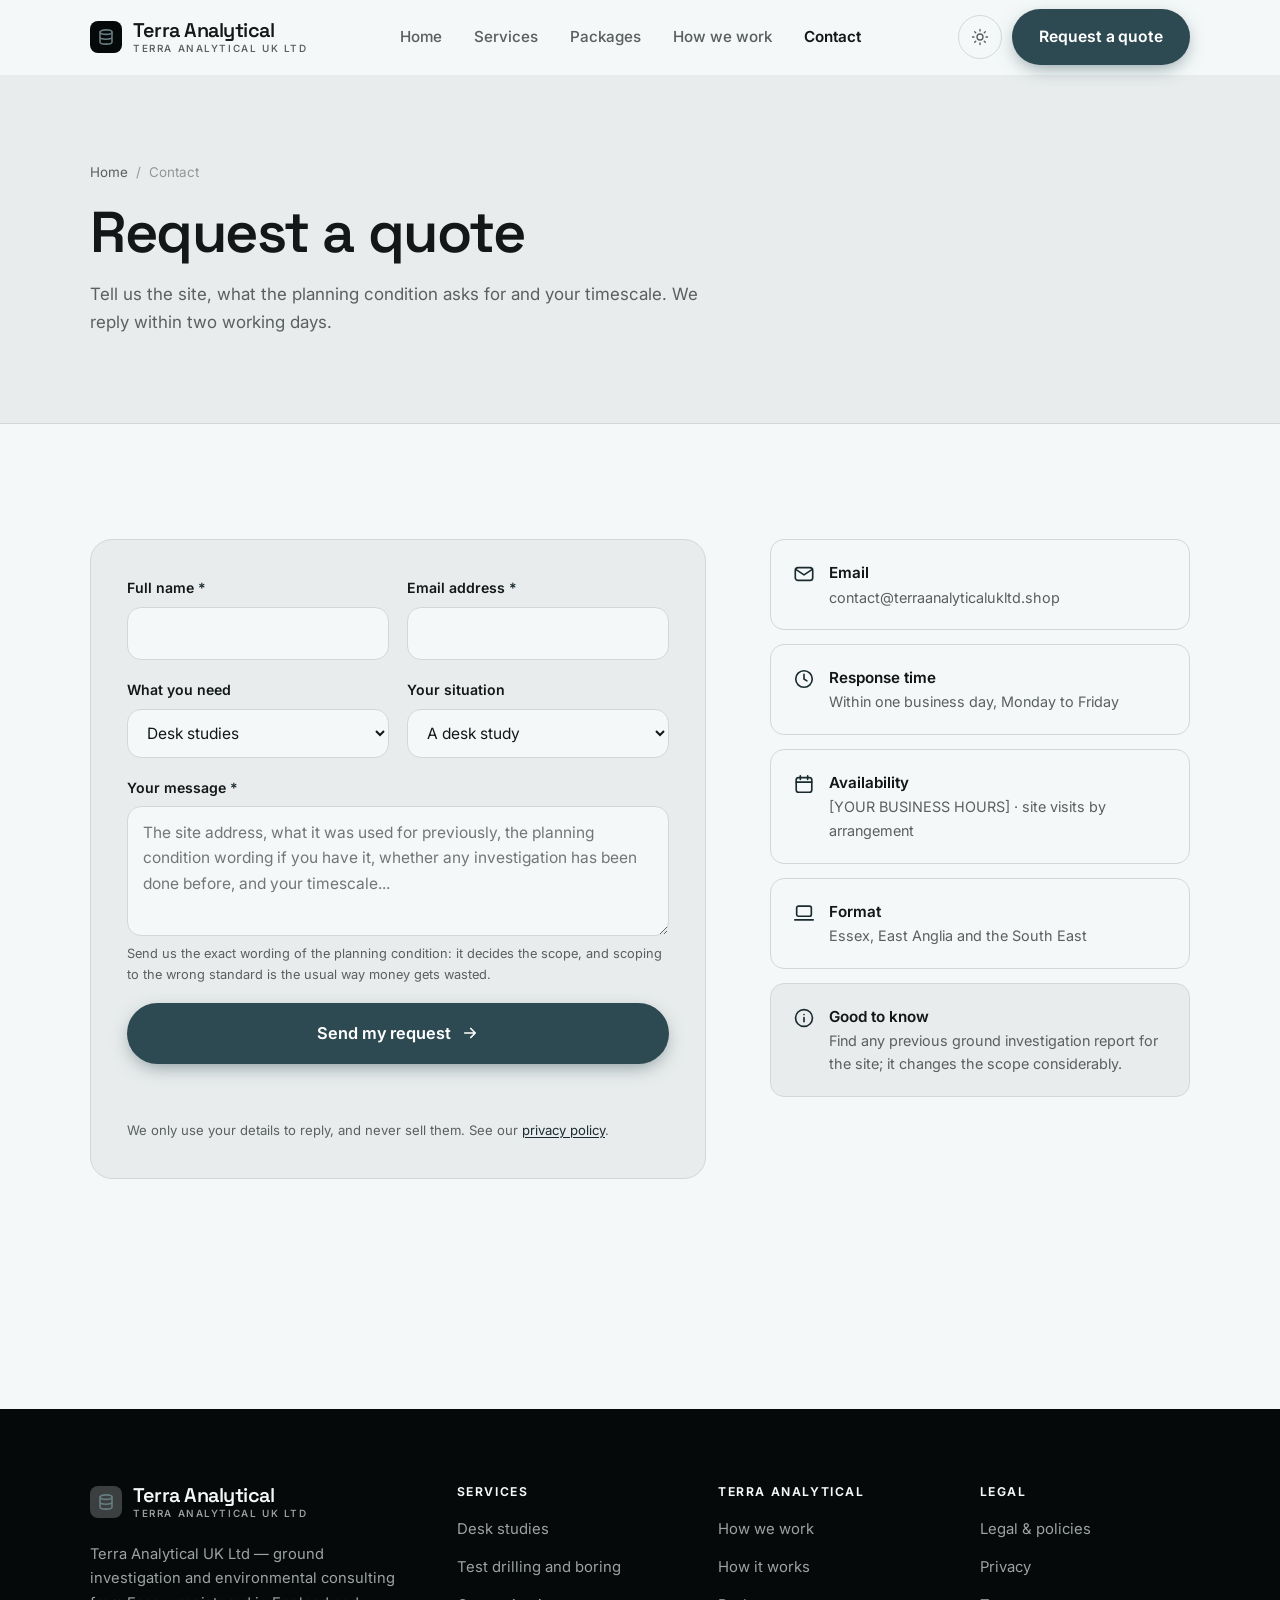
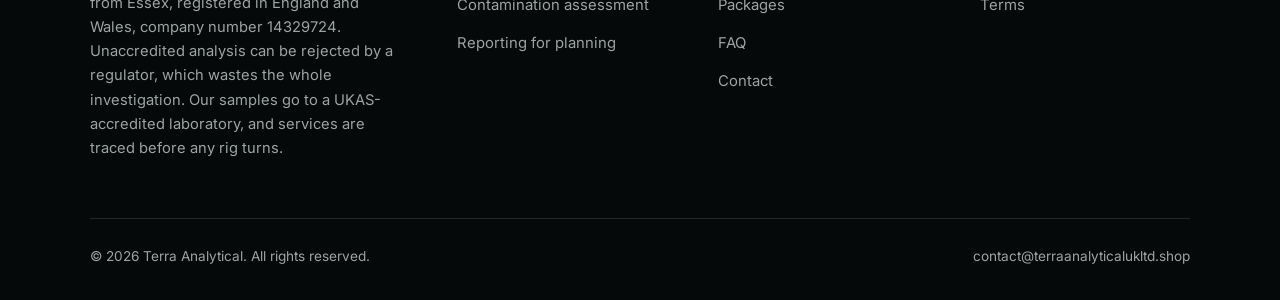
<file: contact.html>
<!DOCTYPE html>
<html lang="en" class="no-js">
<head>
<meta charset="utf-8">
<meta name="viewport" content="width=device-width, initial-scale=1">
<title>Contact — Terra Analytical</title>
<meta name="description" content="Contact Terra Analytical UK Ltd in Essex about a site investigation or planning condition. We reply within two working days.">
<link rel="canonical" href="https://terraanalyticalukltd.shop/contact.html">

<meta property="og:type" content="website">
<meta property="og:url" content="https://terraanalyticalukltd.shop/contact.html">
<meta property="og:site_name" content="Terra Analytical">
<meta property="og:locale" content="en_US">
<meta property="og:title" content="Contact — Terra Analytical">
<meta property="og:description" content="Contact Terra Analytical UK Ltd in Essex about a site investigation or planning condition. We reply within two working days.">
<meta name="theme-color" content="#05090a">

<link rel="icon" href="assets/img/favicon.svg" type="image/svg+xml">
<link rel="preconnect" href="https://fonts.googleapis.com">
<link rel="preconnect" href="https://fonts.gstatic.com" crossorigin>
<link rel="stylesheet" href="https://fonts.googleapis.com/css2?family=Space+Grotesk:wght@400;500;600;700&family=Inter:wght@400..700&display=swap">
<link rel="stylesheet" href="assets/css/style.css">

<!-- Thème appliqué avant le premier rendu (évite le flash) -->
<script>
document.documentElement.classList.remove('no-js');
(function(){try{var t=localStorage.getItem('site-theme');if(t){document.documentElement.setAttribute('data-theme',t);}}catch(e){}})();
</script>
</head>

<body>
<a class="skip-link" href="#main">Skip to main content</a>

<header class="site-header">
  <nav class="wrap nav" aria-label="Main navigation">
    <a class="brand" href="index.html">
      <svg class="brand__mark" viewBox="0 0 64 64" aria-hidden="true">
        <rect class="bm-bg" width="64" height="64" rx="16"/>
        <g class="bm-ic" transform="translate(14 14) scale(1.5)" fill="none" stroke-width="2.1" stroke-linecap="round" stroke-linejoin="round"><ellipse cx="12" cy="5.5" rx="8" ry="3"/><path d="M4 5.5v13c0 1.7 3.6 3 8 3s8-1.3 8-3v-13M4 12c0 1.7 3.6 3 8 3s8-1.3 8-3"/></g>
      </svg>
      <span>Terra Analytical<span class="brand__sub">TERRA ANALYTICAL UK LTD</span></span>
    </a>

    <ul class="nav__links" id="nav-links">
      <li><a href="index.html">Home</a></li>
      <li><a href="programs.html">Services</a></li>
      <li><a href="index.html#pricing">Packages</a></li>
      <li><a href="about.html">How we work</a></li>
      <li><a href="contact.html" aria-current="page">Contact</a></li>
      <li><a class="btn btn--primary" href="contact.html">Request a quote</a></li>
    </ul>

    <div class="nav__cta">
      <button class="theme-toggle" type="button" aria-label="Switch to dark theme">
        <svg class="icon-sun" viewBox="0 0 24 24" fill="none" stroke="currentColor" stroke-width="1.8" stroke-linecap="round" aria-hidden="true"><circle cx="12" cy="12" r="4"/><path d="M12 2v2m0 16v2M2 12h2m16 0h2M4.9 4.9l1.4 1.4m11.4 11.4 1.4 1.4M19.1 4.9l-1.4 1.4M6.3 17.7l-1.4 1.4"/></svg>
        <svg class="icon-moon" viewBox="0 0 24 24" fill="none" stroke="currentColor" stroke-width="1.8" stroke-linecap="round" stroke-linejoin="round" aria-hidden="true"><path d="M21 12.8A9 9 0 1 1 11.2 3a7 7 0 0 0 9.8 9.8z"/></svg>
      </button>
      <a class="btn btn--primary" href="contact.html">Request a quote</a>
      <button class="nav__toggle" type="button" aria-expanded="false" aria-controls="nav-links" aria-label="Open menu">
        <svg class="icon-open" viewBox="0 0 24 24" fill="none" stroke="currentColor" stroke-width="2" stroke-linecap="round" aria-hidden="true"><path d="M3 6h18M3 12h18M3 18h18"/></svg>
        <svg class="icon-close" viewBox="0 0 24 24" fill="none" stroke="currentColor" stroke-width="2" stroke-linecap="round" aria-hidden="true"><path d="M6 6l12 12M18 6L6 18"/></svg>
      </button>
    </div>
  </nav>
</header>

<main id="main">

<section class="page-head">
  <div class="wrap">
    <nav class="breadcrumb" aria-label="Breadcrumb">
      <a href="index.html">Home</a><span>/</span><span aria-current="page">Contact</span>
    </nav>
    <h1>Request a quote</h1>
    <p>Tell us the site, what the planning condition asks for and your timescale. We reply within two working days.</p>
  </div>
</section>

<section class="section wrap">
  <div class="form-layout">

    <!--
      FORM: the action attribute holds a placeholder id. Create a free form at
      https://formspree.io and replace VOTRE_ID_FORMSPREE. Until then, the button
      opens the visitor's email app with a pre-filled message to contact@terraanalyticalukltd.shop.
    -->
    <form class="form" id="contact-form" action="https://formspree.io/f/VOTRE_ID_FORMSPREE" method="POST"
          data-email="contact@terraanalyticalukltd.shop" data-subject="Investigation enquiry"
          data-msg-mail="Your email app will open with the message ready to send." data-msg-sending="Sending…"
          data-msg-ok="Thanks! Your message is on its way. We reply within one business day." data-msg-err="Sending failed. Please email us directly at">
      <div class="form__row">
        <div class="field">
          <label for="nom">Full name <span class="req" aria-hidden="true">*</span></label>
          <input type="text" id="nom" name="nom" autocomplete="name" required>
        </div>
        <div class="field">
          <label for="email">Email address <span class="req" aria-hidden="true">*</span></label>
          <input type="email" id="email" name="email" autocomplete="email" required>
        </div>
      </div>

      <div class="form__row">
        <div class="field">
          <label for="programme">What you need</label>
          <select id="programme" name="programme">
            <option>Desk studies</option>
            <option>Test drilling and boring</option>
            <option>Contamination assessment</option>
            <option>Reporting for planning</option>
            <option>Not sure yet</option>
          </select>
        </div>
        <div class="field">
          <label for="niveau">Your situation</label>
          <select id="niveau" name="niveau">
            <option>A desk study</option>
            <option>A full site investigation</option>
            <option>A planning condition to discharge</option>
            <option>Not sure yet</option>
          </select>
        </div>
      </div>

      <div class="field">
        <label for="message">Your message <span class="req" aria-hidden="true">*</span></label>
        <textarea id="message" name="message" required placeholder="The site address, what it was used for previously, the planning condition wording if you have it, whether any investigation has been done before, and your timescale..."></textarea>
        <span class="field__hint">Send us the exact wording of the planning condition: it decides the scope, and scoping to the wrong standard is the usual way money gets wasted.</span>
      </div>

      <!-- Bot trap: hidden from humans -->
      <div class="visually-hidden" aria-hidden="true">
        <label for="site-web">Leave this field empty</label>
        <input type="text" id="site-web" name="_gotcha" tabindex="-1" autocomplete="off">
      </div>

      <button class="btn btn--primary btn--lg" type="submit">Send my request <svg viewBox="0 0 24 24" fill="none" stroke="currentColor" stroke-width="2.2" stroke-linecap="round" stroke-linejoin="round" aria-hidden="true"><path d="M5 12h14M13 6l6 6-6 6"/></svg></button>

      <p id="form-status" class="form__status" role="status" aria-live="polite"></p>

      <p class="form__note">
        We only use your details to reply, and never sell them. See our <a href="legal.html#privacy">privacy policy</a>.
      </p>
    </form>

    <aside class="contact-aside">
      <div class="contact-card">
        <svg viewBox="0 0 24 24" fill="none" stroke="currentColor" stroke-width="1.8" stroke-linecap="round" stroke-linejoin="round" aria-hidden="true"><rect x="2.5" y="5" width="19" height="14" rx="3"/><path d="M3 7l9 6 9-6"/></svg>
        <div><b>Email</b><a href="mailto:contact@terraanalyticalukltd.shop">contact@terraanalyticalukltd.shop</a></div>
      </div>
      <div class="contact-card">
        <svg viewBox="0 0 24 24" fill="none" stroke="currentColor" stroke-width="1.8" stroke-linecap="round" stroke-linejoin="round" aria-hidden="true"><circle cx="12" cy="12" r="9"/><path d="M12 7v5l3.2 2"/></svg>
        <div><b>Response time</b><span>Within one business day, Monday to Friday</span></div>
      </div>
      <div class="contact-card">
        <svg viewBox="0 0 24 24" fill="none" stroke="currentColor" stroke-width="1.8" stroke-linecap="round" stroke-linejoin="round" aria-hidden="true"><rect x="3.5" y="5" width="17" height="16" rx="2.5"/><path d="M8 3v4M16 3v4M3.5 10h17"/></svg>
        <div><b>Availability</b><span>[YOUR BUSINESS HOURS] · site visits by arrangement</span></div>
      </div>
      <div class="contact-card">
        <svg viewBox="0 0 24 24" fill="none" stroke="currentColor" stroke-width="1.8" stroke-linecap="round" stroke-linejoin="round" aria-hidden="true"><rect x="4" y="4.5" width="16" height="11" rx="2"/><path d="M2 19.5h20"/></svg>
        <div><b>Format</b><span>Essex, East Anglia and the South East</span></div>
      </div>
      <div class="contact-card contact-card--soft">
        <svg viewBox="0 0 24 24" fill="none" stroke="currentColor" stroke-width="1.8" stroke-linecap="round" stroke-linejoin="round" aria-hidden="true"><circle cx="12" cy="12" r="9.2"/><path d="M12 16v-4.5M12 8.2v.1"/></svg>
        <div><b>Good to know</b><span>Find any previous ground investigation report for the site; it changes the scope considerably.</span></div>
      </div>
    </aside>

  </div>
</section>

</main>

<footer class="site-footer">
  <div class="wrap">
    <div class="footer__grid">
      <div class="footer__brand">
        <a class="brand" href="index.html">
          <svg class="brand__mark" viewBox="0 0 64 64" aria-hidden="true">
        <rect class="bm-bg" width="64" height="64" rx="16"/>
        <g class="bm-ic" transform="translate(14 14) scale(1.5)" fill="none" stroke-width="2.1" stroke-linecap="round" stroke-linejoin="round"><ellipse cx="12" cy="5.5" rx="8" ry="3"/><path d="M4 5.5v13c0 1.7 3.6 3 8 3s8-1.3 8-3v-13M4 12c0 1.7 3.6 3 8 3s8-1.3 8-3"/></g>
      </svg>
          <span>Terra Analytical<span class="brand__sub">TERRA ANALYTICAL UK LTD</span></span>
        </a>
        <p>Terra Analytical UK Ltd — ground investigation and environmental consulting from Essex, registered in England and Wales, company number 14329724. Unaccredited analysis can be rejected by a regulator, which wastes the whole investigation. Our samples go to a UKAS-accredited laboratory, and services are traced before any rig turns.</p>
      </div>

      <div class="footer__col">
        <h4>Services</h4>
        <ul>
          <li><a href="programs.html#desk">Desk studies</a></li>
          <li><a href="programs.html#drilling">Test drilling and boring</a></li>
          <li><a href="programs.html#contamination">Contamination assessment</a></li>
          <li><a href="programs.html#reporting">Reporting for planning</a></li>
        </ul>
      </div>

      <div class="footer__col">
        <h4>Terra Analytical</h4>
        <ul>
          <li><a href="about.html">How we work</a></li>
          <li><a href="index.html#how-it-works">How it works</a></li>
          <li><a href="index.html#pricing">Packages</a></li>
          <li><a href="index.html#faq">FAQ</a></li>
          <li><a href="contact.html">Contact</a></li>
        </ul>
      </div>

      <div class="footer__col">
        <h4>Legal</h4>
        <ul>
          <li><a href="legal.html">Legal &amp; policies</a></li>
          <li><a href="legal.html#privacy">Privacy</a></li>
          <li><a href="legal.html#terms">Terms</a></li>
        </ul>
      </div>
    </div>

    <div class="footer__bottom">
      <p>© <span data-year>2026</span> Terra Analytical. All rights reserved.</p>
      <p><a href="mailto:contact@terraanalyticalukltd.shop">contact@terraanalyticalukltd.shop</a></p>
    </div>
  </div>
</footer>

<script src="assets/js/main.js" defer></script>
</body>
</html>
</file>
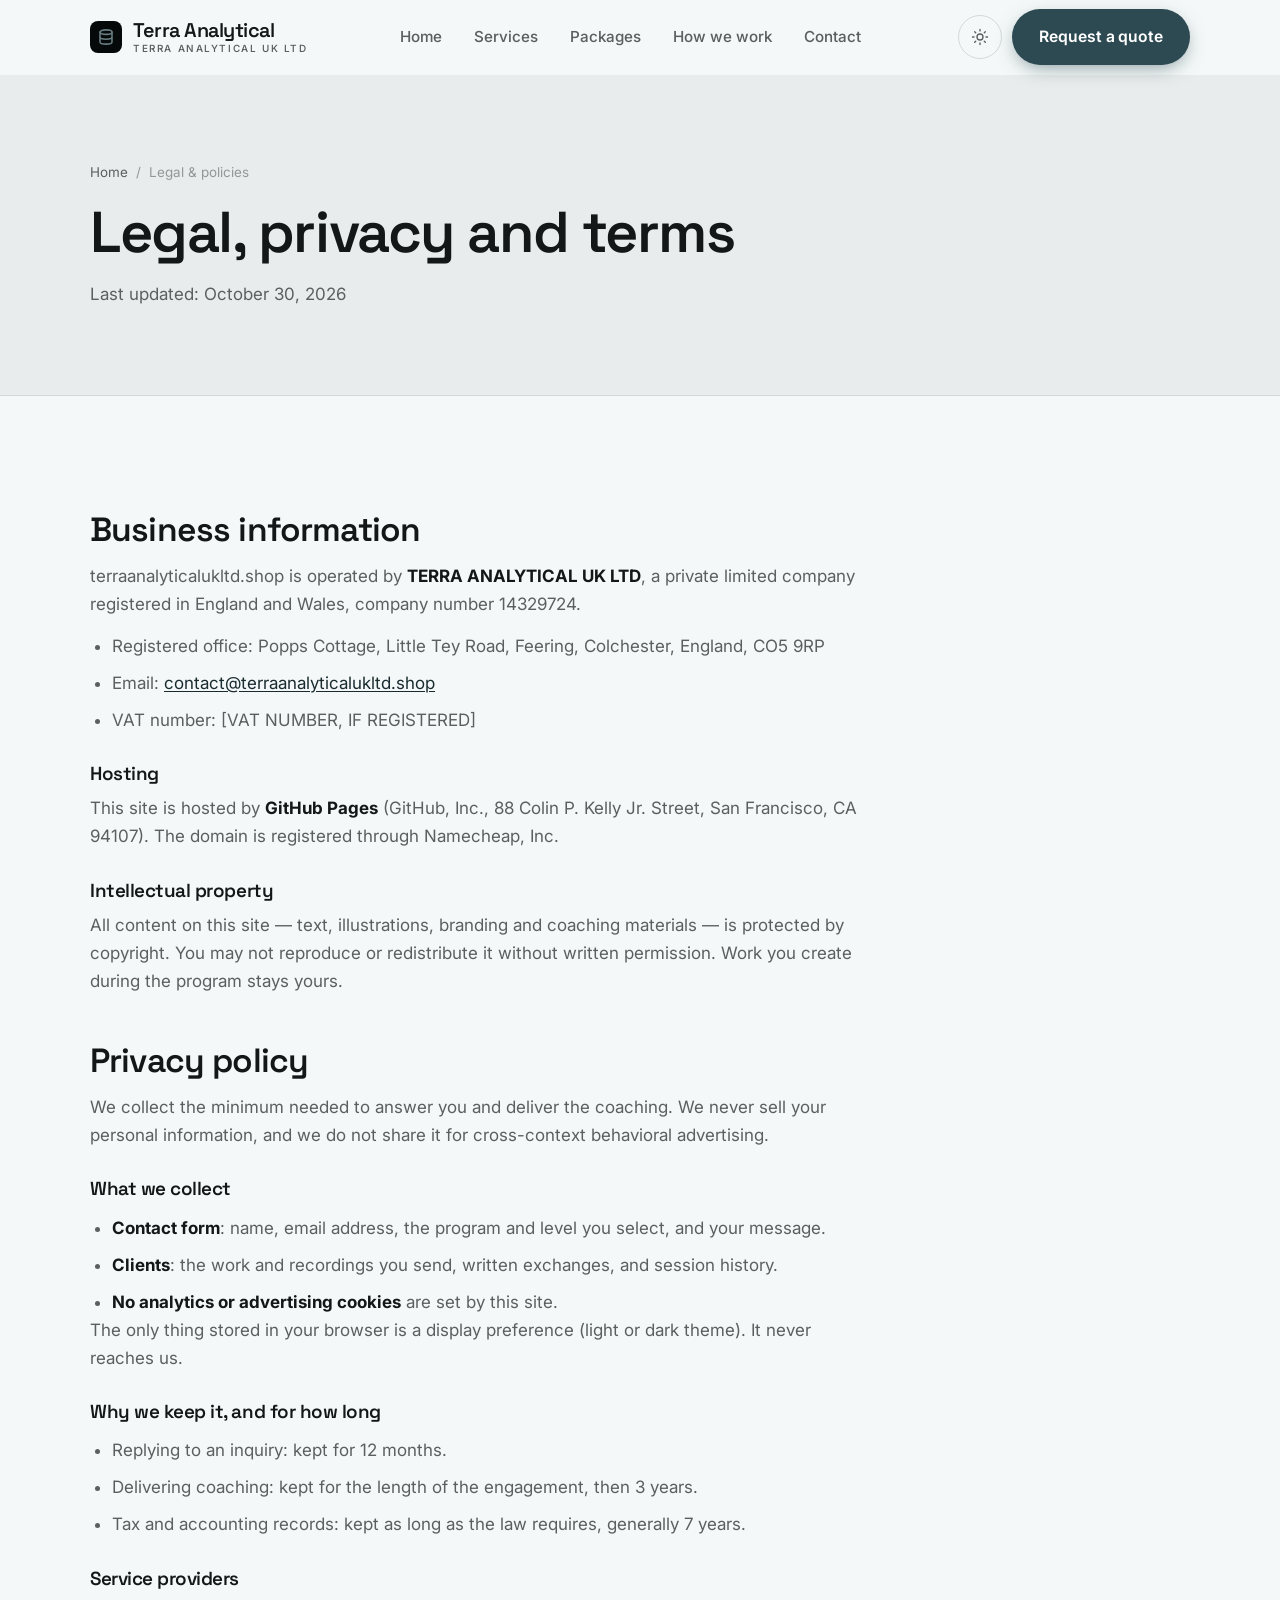
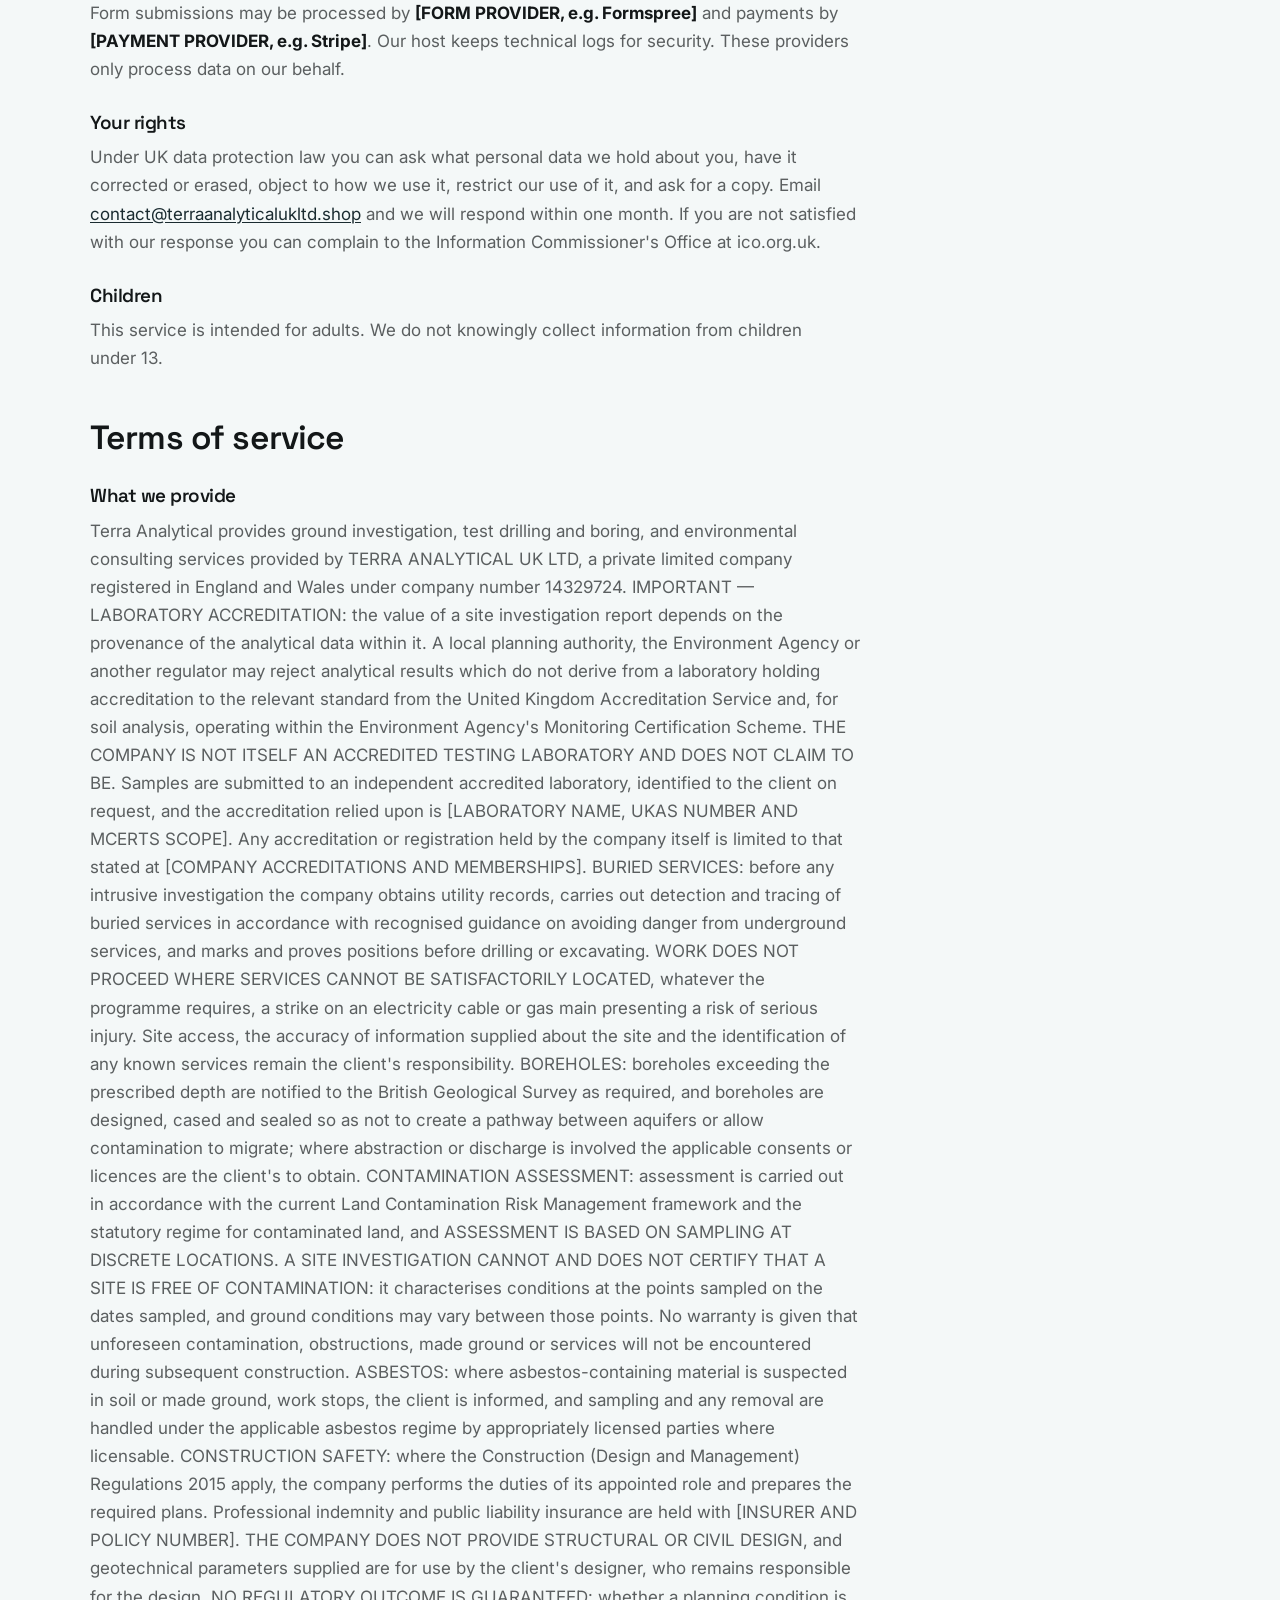
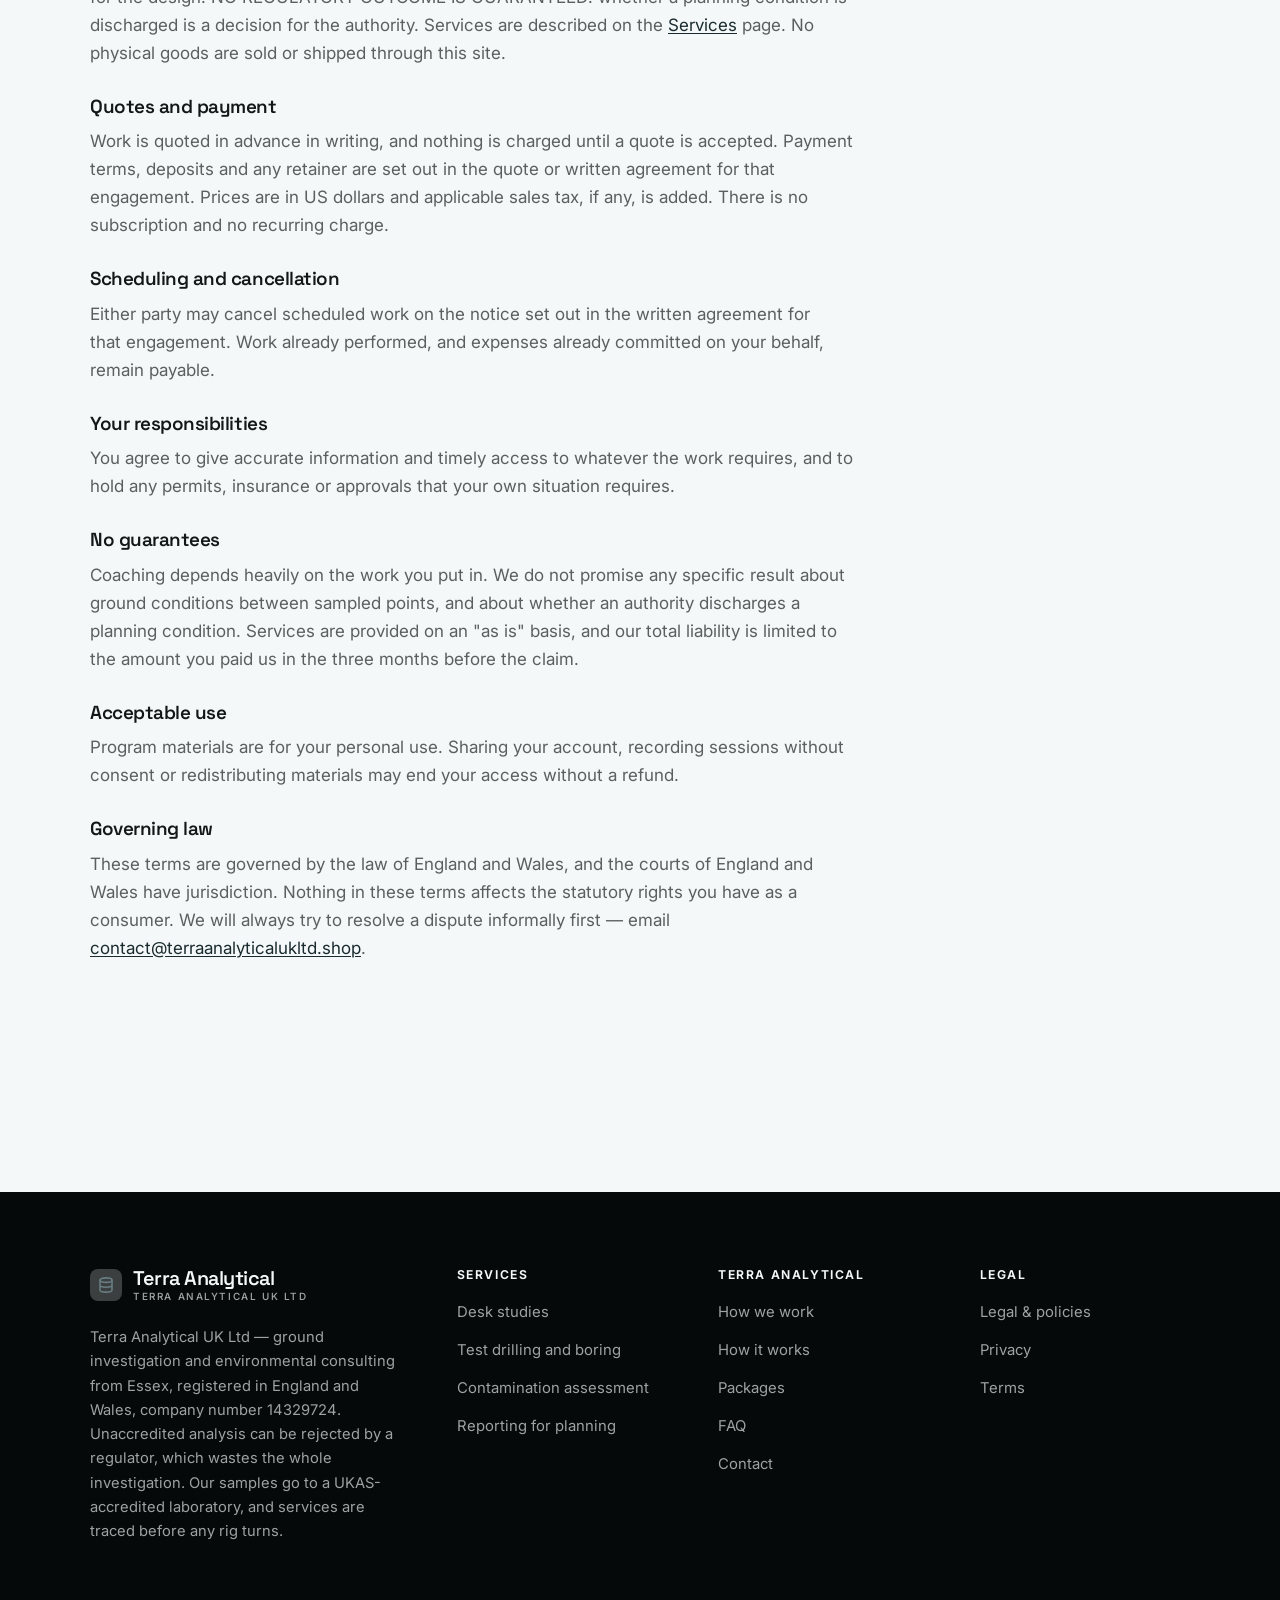
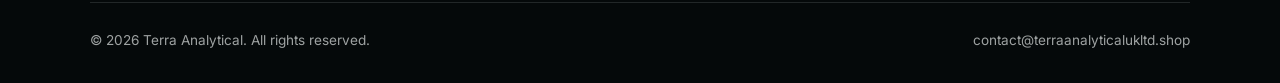
<file: legal.html>
<!DOCTYPE html>
<html lang="en" class="no-js">
<head>
<meta charset="utf-8">
<meta name="viewport" content="width=device-width, initial-scale=1">
<title>Legal, privacy and terms — Terra Analytical</title>
<meta name="description" content="Business information, privacy policy and terms of service for Terra Analytical.">
<meta name="robots" content="noindex">

<meta property="og:type" content="website">
<meta property="og:url" content="https://terraanalyticalukltd.shop/legal.html">
<meta property="og:site_name" content="Terra Analytical">
<meta property="og:locale" content="en_US">
<meta property="og:title" content="Legal, privacy and terms — Terra Analytical">
<meta property="og:description" content="Business information, privacy policy and terms of service for Terra Analytical.">
<meta name="theme-color" content="#05090a">

<link rel="icon" href="assets/img/favicon.svg" type="image/svg+xml">
<link rel="preconnect" href="https://fonts.googleapis.com">
<link rel="preconnect" href="https://fonts.gstatic.com" crossorigin>
<link rel="stylesheet" href="https://fonts.googleapis.com/css2?family=Space+Grotesk:wght@400;500;600;700&family=Inter:wght@400..700&display=swap">
<link rel="stylesheet" href="assets/css/style.css">

<!-- Thème appliqué avant le premier rendu (évite le flash) -->
<script>
document.documentElement.classList.remove('no-js');
(function(){try{var t=localStorage.getItem('site-theme');if(t){document.documentElement.setAttribute('data-theme',t);}}catch(e){}})();
</script>
</head>

<body>
<a class="skip-link" href="#main">Skip to main content</a>

<header class="site-header">
  <nav class="wrap nav" aria-label="Main navigation">
    <a class="brand" href="index.html">
      <svg class="brand__mark" viewBox="0 0 64 64" aria-hidden="true">
        <rect class="bm-bg" width="64" height="64" rx="16"/>
        <g class="bm-ic" transform="translate(14 14) scale(1.5)" fill="none" stroke-width="2.1" stroke-linecap="round" stroke-linejoin="round"><ellipse cx="12" cy="5.5" rx="8" ry="3"/><path d="M4 5.5v13c0 1.7 3.6 3 8 3s8-1.3 8-3v-13M4 12c0 1.7 3.6 3 8 3s8-1.3 8-3"/></g>
      </svg>
      <span>Terra Analytical<span class="brand__sub">TERRA ANALYTICAL UK LTD</span></span>
    </a>

    <ul class="nav__links" id="nav-links">
      <li><a href="index.html">Home</a></li>
      <li><a href="programs.html">Services</a></li>
      <li><a href="index.html#pricing">Packages</a></li>
      <li><a href="about.html">How we work</a></li>
      <li><a href="contact.html">Contact</a></li>
      <li><a class="btn btn--primary" href="contact.html">Request a quote</a></li>
    </ul>

    <div class="nav__cta">
      <button class="theme-toggle" type="button" aria-label="Switch to dark theme">
        <svg class="icon-sun" viewBox="0 0 24 24" fill="none" stroke="currentColor" stroke-width="1.8" stroke-linecap="round" aria-hidden="true"><circle cx="12" cy="12" r="4"/><path d="M12 2v2m0 16v2M2 12h2m16 0h2M4.9 4.9l1.4 1.4m11.4 11.4 1.4 1.4M19.1 4.9l-1.4 1.4M6.3 17.7l-1.4 1.4"/></svg>
        <svg class="icon-moon" viewBox="0 0 24 24" fill="none" stroke="currentColor" stroke-width="1.8" stroke-linecap="round" stroke-linejoin="round" aria-hidden="true"><path d="M21 12.8A9 9 0 1 1 11.2 3a7 7 0 0 0 9.8 9.8z"/></svg>
      </button>
      <a class="btn btn--primary" href="contact.html">Request a quote</a>
      <button class="nav__toggle" type="button" aria-expanded="false" aria-controls="nav-links" aria-label="Open menu">
        <svg class="icon-open" viewBox="0 0 24 24" fill="none" stroke="currentColor" stroke-width="2" stroke-linecap="round" aria-hidden="true"><path d="M3 6h18M3 12h18M3 18h18"/></svg>
        <svg class="icon-close" viewBox="0 0 24 24" fill="none" stroke="currentColor" stroke-width="2" stroke-linecap="round" aria-hidden="true"><path d="M6 6l12 12M18 6L6 18"/></svg>
      </button>
    </div>
  </nav>
</header>

<main id="main">

<section class="page-head">
  <div class="wrap">
    <nav class="breadcrumb" aria-label="Breadcrumb">
      <a href="index.html">Home</a><span>/</span><span aria-current="page">Legal &amp; policies</span>
    </nav>
    <h1>Legal, privacy and terms</h1>
    <p>Last updated: <time datetime="2026-10-30">October 30, 2026</time></p>
  </div>
</section>

<section class="section wrap">
  <div class="prose">

    <!--
      TO DO: this is a skeleton, not legal advice. Replace every [BRACKET] with
      your real details before selling, and have a lawyer review it if you can.
      Consumer protection rules differ by state.
    -->

    <h2 id="business">Business information</h2>
    <p>
      terraanalyticalukltd.shop is operated by <strong>TERRA ANALYTICAL UK LTD</strong>, a private limited
      company registered in England and Wales, company number 14329724.
    </p>
    <ul>
      <li>Registered office: Popps Cottage, Little Tey Road, Feering, Colchester, England, CO5 9RP</li>
      <li>Email: <a href="mailto:contact@terraanalyticalukltd.shop">contact@terraanalyticalukltd.shop</a></li>
      <li>VAT number: [VAT NUMBER, IF REGISTERED]</li>
    </ul>

    <h3>Hosting</h3>
    <p>
      This site is hosted by <strong>GitHub Pages</strong> (GitHub, Inc., 88 Colin P. Kelly Jr. Street,
      San Francisco, CA 94107). The domain is registered through Namecheap, Inc.
    </p>

    <h3>Intellectual property</h3>
    <p>
      All content on this site — text, illustrations, branding and coaching materials — is protected by
      copyright. You may not reproduce or redistribute it without written permission. Work you create during
      the program stays yours.
    </p>

    <h2 id="privacy">Privacy policy</h2>
    <p>
      We collect the minimum needed to answer you and deliver the coaching. We never sell your personal
      information, and we do not share it for cross-context behavioral advertising.
    </p>
    <h3>What we collect</h3>
    <ul>
      <li><strong>Contact form</strong>: name, email address, the program and level you select, and your message.</li>
      <li><strong>Clients</strong>: the work and recordings you send, written exchanges, and session history.</li>
      <li><strong>No analytics or advertising cookies</strong> are set by this site.</li>
    </ul>
    <p>
      The only thing stored in your browser is a display preference (light or dark theme). It never reaches us.
    </p>
    <h3>Why we keep it, and for how long</h3>
    <ul>
      <li>Replying to an inquiry: kept for 12 months.</li>
      <li>Delivering coaching: kept for the length of the engagement, then 3 years.</li>
      <li>Tax and accounting records: kept as long as the law requires, generally 7 years.</li>
    </ul>
    <h3>Service providers</h3>
    <p>
      Form submissions may be processed by <strong>[FORM PROVIDER, e.g. Formspree]</strong> and payments by
      <strong>[PAYMENT PROVIDER, e.g. Stripe]</strong>. Our host keeps technical logs for security. These
      providers only process data on our behalf.
    </p>
    <h3>Your rights</h3>
    <p>
      Under UK data protection law you can ask what personal data we hold about you, have it corrected or
      erased, object to how we use it, restrict our use of it, and ask for a copy. Email
      <a href="mailto:contact@terraanalyticalukltd.shop">contact@terraanalyticalukltd.shop</a> and we will respond within one month. If you are not satisfied with
      our response you can complain to the Information Commissioner's Office at ico.org.uk.
    </p>
    <h3>Children</h3>
    <p>
      This service is intended for adults. We do not knowingly collect information from children under 13.
    </p>

    <h2 id="terms">Terms of service</h2>
    <h3>What we provide</h3>
    <p>
      Terra Analytical provides ground investigation, test drilling and boring, and environmental consulting services provided by TERRA ANALYTICAL UK LTD, a private limited company registered in England and Wales under company number 14329724. IMPORTANT — LABORATORY ACCREDITATION: the value of a site investigation report depends on the provenance of the analytical data within it. A local planning authority, the Environment Agency or another regulator may reject analytical results which do not derive from a laboratory holding accreditation to the relevant standard from the United Kingdom Accreditation Service and, for soil analysis, operating within the Environment Agency's Monitoring Certification Scheme. THE COMPANY IS NOT ITSELF AN ACCREDITED TESTING LABORATORY AND DOES NOT CLAIM TO BE. Samples are submitted to an independent accredited laboratory, identified to the client on request, and the accreditation relied upon is [LABORATORY NAME, UKAS NUMBER AND MCERTS SCOPE]. Any accreditation or registration held by the company itself is limited to that stated at [COMPANY ACCREDITATIONS AND MEMBERSHIPS]. BURIED SERVICES: before any intrusive investigation the company obtains utility records, carries out detection and tracing of buried services in accordance with recognised guidance on avoiding danger from underground services, and marks and proves positions before drilling or excavating. WORK DOES NOT PROCEED WHERE SERVICES CANNOT BE SATISFACTORILY LOCATED, whatever the programme requires, a strike on an electricity cable or gas main presenting a risk of serious injury. Site access, the accuracy of information supplied about the site and the identification of any known services remain the client's responsibility. BOREHOLES: boreholes exceeding the prescribed depth are notified to the British Geological Survey as required, and boreholes are designed, cased and sealed so as not to create a pathway between aquifers or allow contamination to migrate; where abstraction or discharge is involved the applicable consents or licences are the client's to obtain. CONTAMINATION ASSESSMENT: assessment is carried out in accordance with the current Land Contamination Risk Management framework and the statutory regime for contaminated land, and ASSESSMENT IS BASED ON SAMPLING AT DISCRETE LOCATIONS. A SITE INVESTIGATION CANNOT AND DOES NOT CERTIFY THAT A SITE IS FREE OF CONTAMINATION: it characterises conditions at the points sampled on the dates sampled, and ground conditions may vary between those points. No warranty is given that unforeseen contamination, obstructions, made ground or services will not be encountered during subsequent construction. ASBESTOS: where asbestos-containing material is suspected in soil or made ground, work stops, the client is informed, and sampling and any removal are handled under the applicable asbestos regime by appropriately licensed parties where licensable. CONSTRUCTION SAFETY: where the Construction (Design and Management) Regulations 2015 apply, the company performs the duties of its appointed role and prepares the required plans. Professional indemnity and public liability insurance are held with [INSURER AND POLICY NUMBER]. THE COMPANY DOES NOT PROVIDE STRUCTURAL OR CIVIL DESIGN, and geotechnical parameters supplied are for use by the client's designer, who remains responsible for the design. NO REGULATORY OUTCOME IS GUARANTEED: whether a planning condition is discharged is a decision for the authority. Services are described on the
      <a href="programs.html">Services</a> page. No physical goods are sold or shipped through this site.
    </p>
    <h3>Quotes and payment</h3>
    <p>
      Work is quoted in advance in writing, and nothing is charged until a quote is accepted. Payment terms,
      deposits and any retainer are set out in the quote or written agreement for that engagement. Prices are in
      US dollars and applicable sales tax, if any, is added. There is no subscription and no recurring charge.
    </p>
    <h3>Scheduling and cancellation</h3>
    <p>
      Either party may cancel scheduled work on the notice set out in the written agreement for that engagement.
      Work already performed, and expenses already committed on your behalf, remain payable.
    </p>
    <h3>Your responsibilities</h3>
    <p>
      You agree to give accurate information and timely access to whatever the work requires, and to hold any
      permits, insurance or approvals that your own situation requires.
    </p>

    <h3>No guarantees</h3>
    <p>
      Coaching depends heavily on the work you put in. We do not promise any specific result
      about ground conditions between sampled points, and about whether an authority discharges a planning condition. Services are provided on an "as is" basis, and our total
      liability is limited to the amount you paid us in the three months before the claim.
    </p>
    <h3>Acceptable use</h3>
    <p>
      Program materials are for your personal use. Sharing your account, recording sessions without consent
      or redistributing materials may end your access without a refund.
    </p>
    <h3>Governing law</h3>
    <p>
      These terms are governed by the law of England and Wales, and the courts of England and Wales have
      jurisdiction. Nothing in these terms affects the statutory rights you have as a consumer. We will always
      try to resolve a dispute informally first — email <a href="mailto:contact@terraanalyticalukltd.shop">contact@terraanalyticalukltd.shop</a>.
    </p>

  </div>
</section>

</main>

<footer class="site-footer">
  <div class="wrap">
    <div class="footer__grid">
      <div class="footer__brand">
        <a class="brand" href="index.html">
          <svg class="brand__mark" viewBox="0 0 64 64" aria-hidden="true">
        <rect class="bm-bg" width="64" height="64" rx="16"/>
        <g class="bm-ic" transform="translate(14 14) scale(1.5)" fill="none" stroke-width="2.1" stroke-linecap="round" stroke-linejoin="round"><ellipse cx="12" cy="5.5" rx="8" ry="3"/><path d="M4 5.5v13c0 1.7 3.6 3 8 3s8-1.3 8-3v-13M4 12c0 1.7 3.6 3 8 3s8-1.3 8-3"/></g>
      </svg>
          <span>Terra Analytical<span class="brand__sub">TERRA ANALYTICAL UK LTD</span></span>
        </a>
        <p>Terra Analytical UK Ltd — ground investigation and environmental consulting from Essex, registered in England and Wales, company number 14329724. Unaccredited analysis can be rejected by a regulator, which wastes the whole investigation. Our samples go to a UKAS-accredited laboratory, and services are traced before any rig turns.</p>
      </div>

      <div class="footer__col">
        <h4>Services</h4>
        <ul>
          <li><a href="programs.html#desk">Desk studies</a></li>
          <li><a href="programs.html#drilling">Test drilling and boring</a></li>
          <li><a href="programs.html#contamination">Contamination assessment</a></li>
          <li><a href="programs.html#reporting">Reporting for planning</a></li>
        </ul>
      </div>

      <div class="footer__col">
        <h4>Terra Analytical</h4>
        <ul>
          <li><a href="about.html">How we work</a></li>
          <li><a href="index.html#how-it-works">How it works</a></li>
          <li><a href="index.html#pricing">Packages</a></li>
          <li><a href="index.html#faq">FAQ</a></li>
          <li><a href="contact.html">Contact</a></li>
        </ul>
      </div>

      <div class="footer__col">
        <h4>Legal</h4>
        <ul>
          <li><a href="legal.html">Legal &amp; policies</a></li>
          <li><a href="legal.html#privacy">Privacy</a></li>
          <li><a href="legal.html#terms">Terms</a></li>
        </ul>
      </div>
    </div>

    <div class="footer__bottom">
      <p>© <span data-year>2026</span> Terra Analytical. All rights reserved.</p>
      <p><a href="mailto:contact@terraanalyticalukltd.shop">contact@terraanalyticalukltd.shop</a></p>
    </div>
  </div>
</footer>

<script src="assets/js/main.js" defer></script>
</body>
</html>
</file>
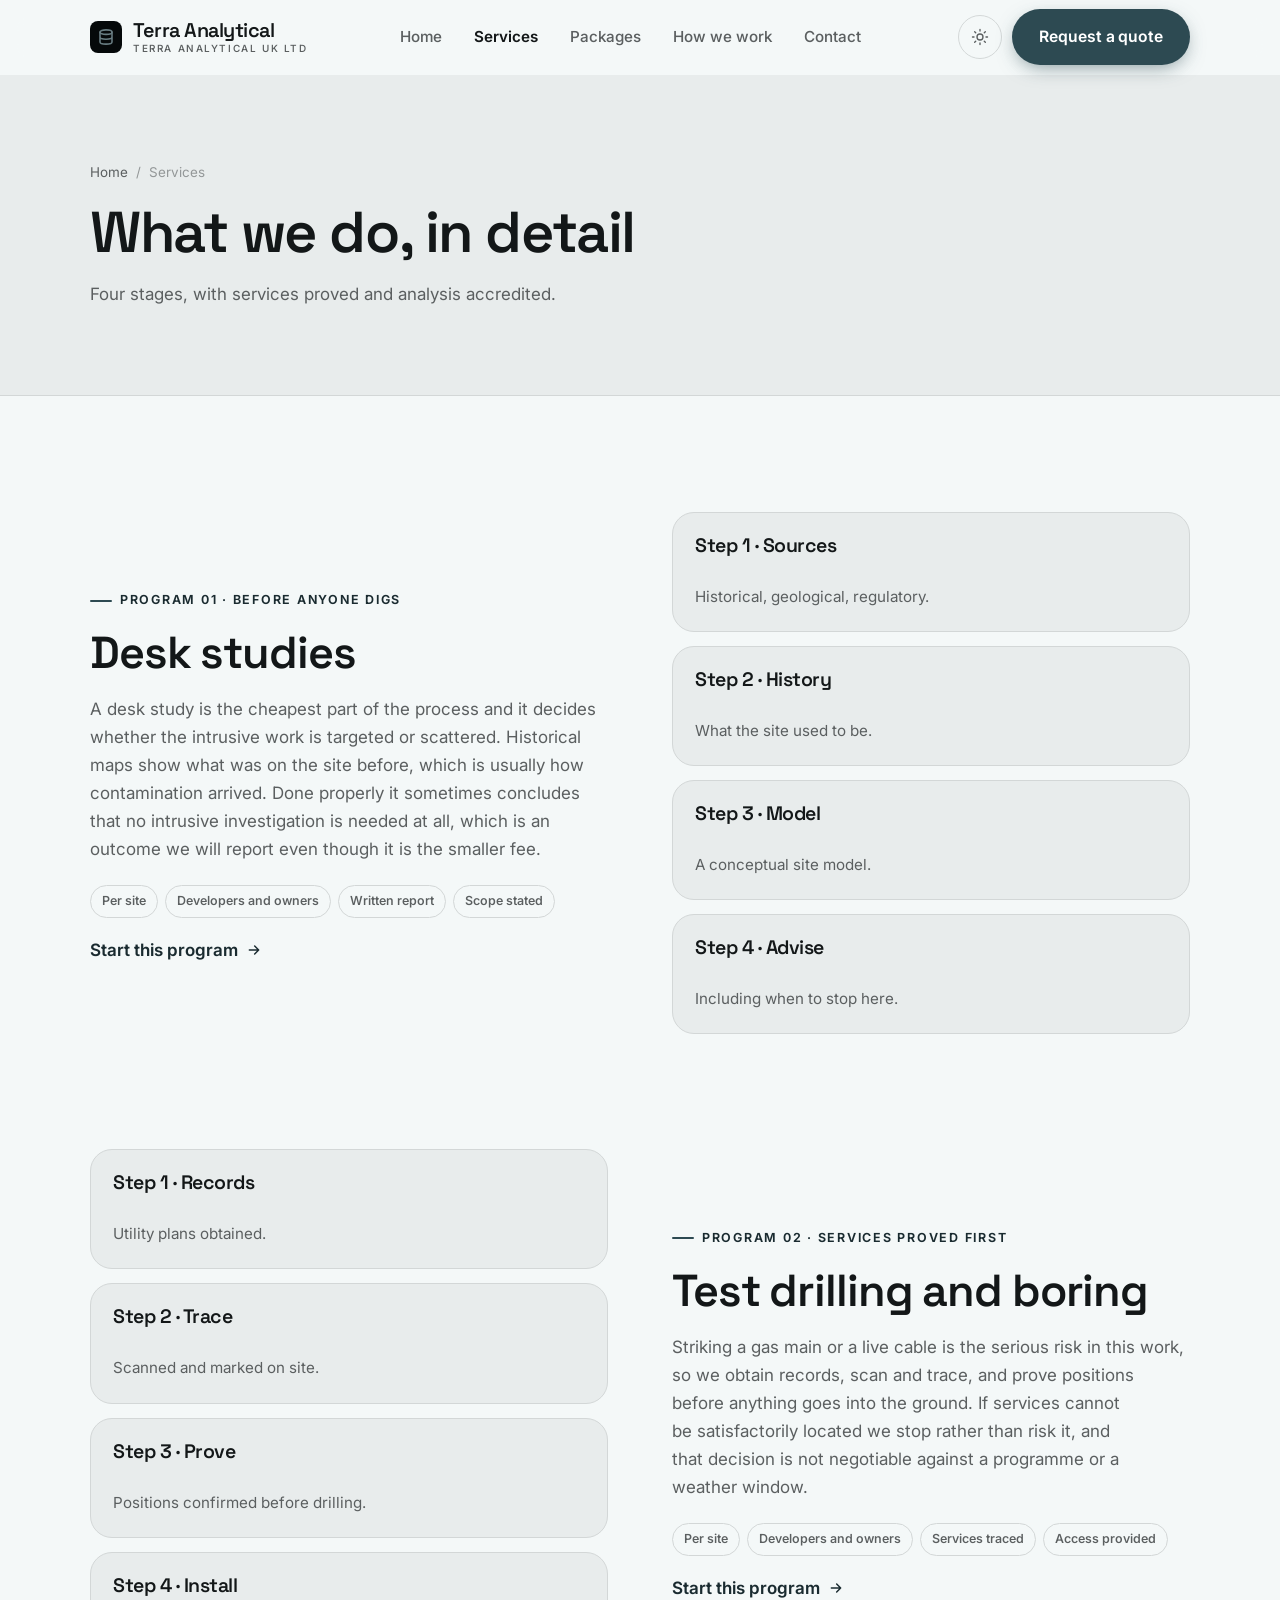
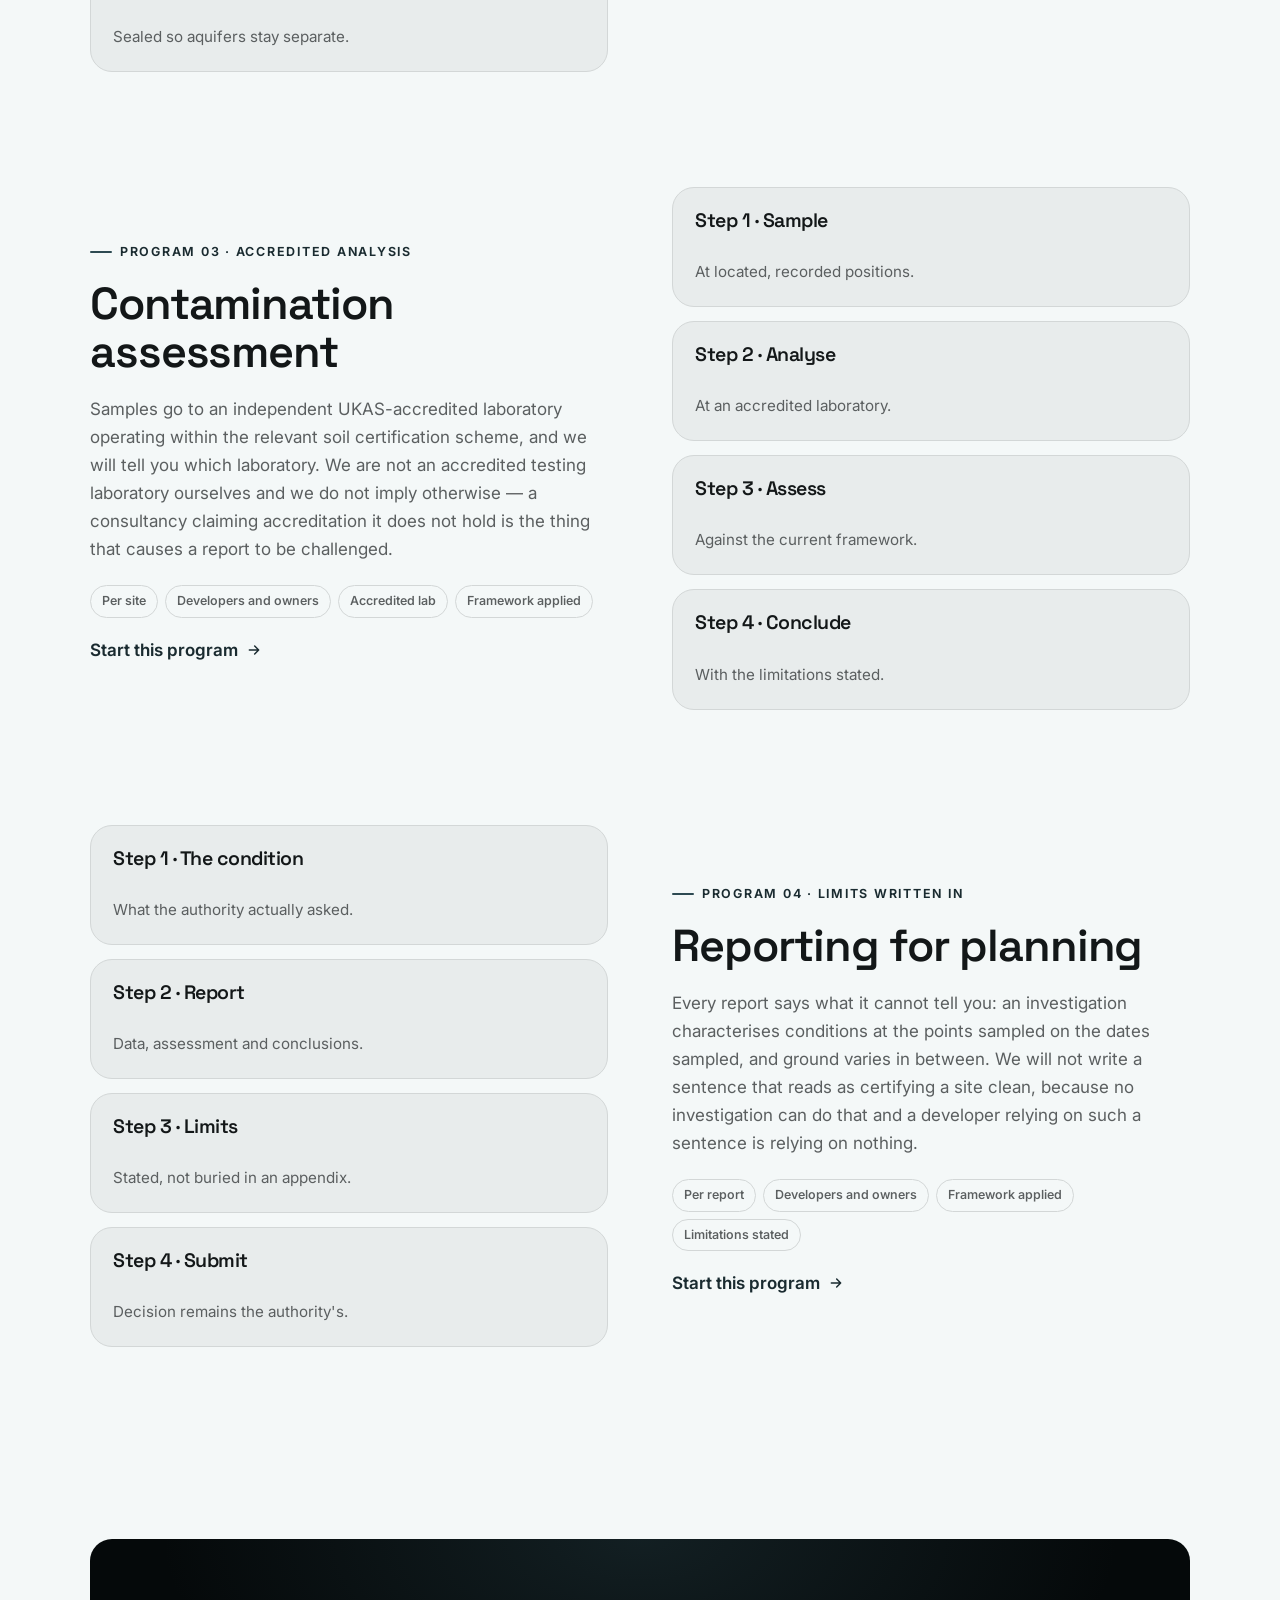
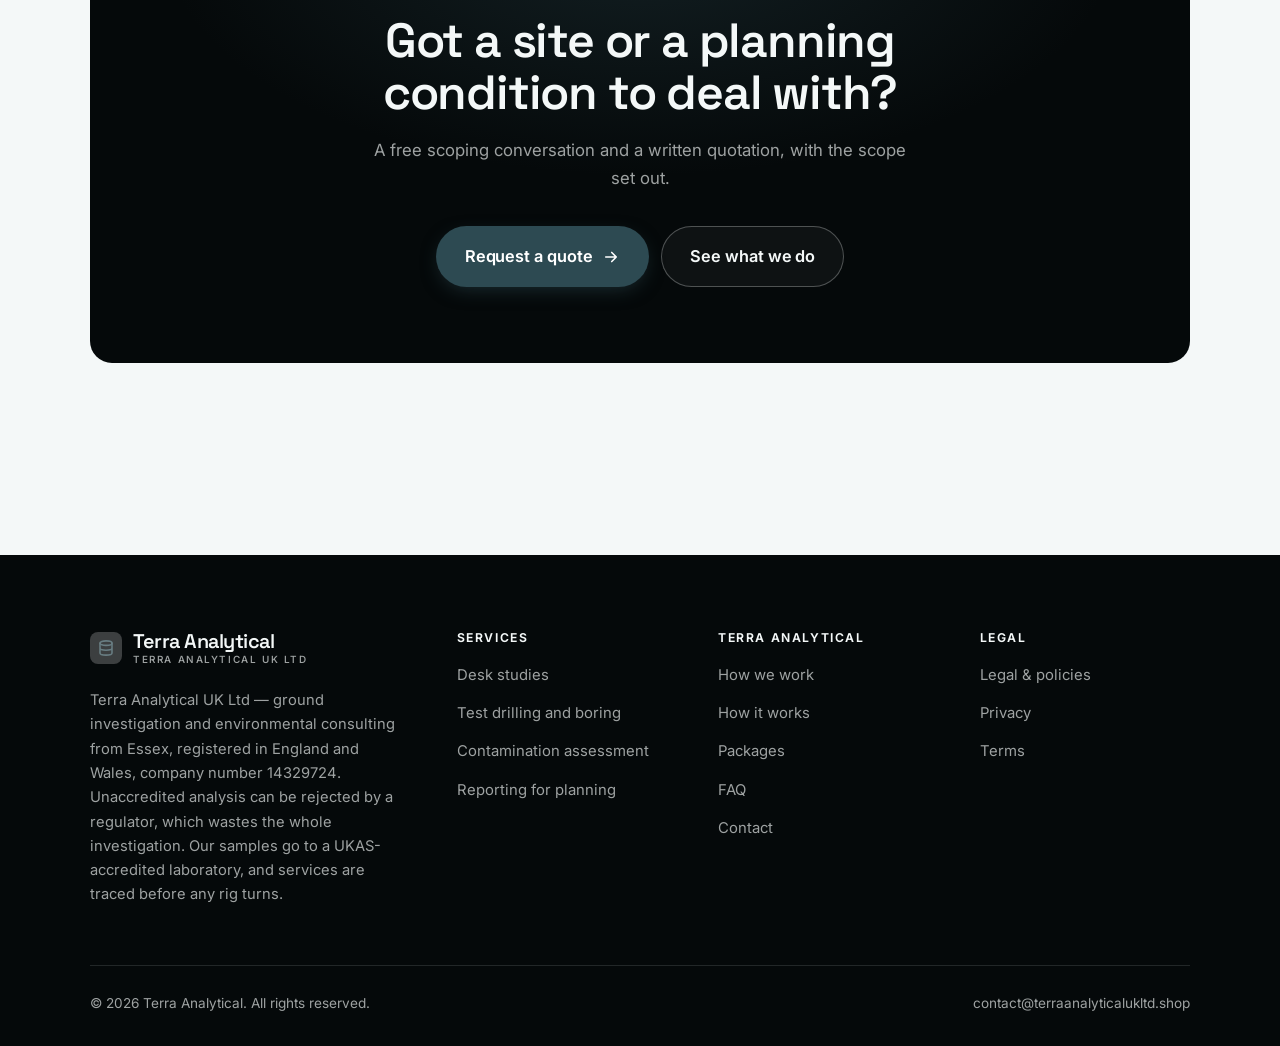
<file: programs.html>
<!DOCTYPE html>
<html lang="en" class="no-js">
<head>
<meta charset="utf-8">
<meta name="viewport" content="width=device-width, initial-scale=1">
<title>Services — Terra Analytical</title>
<meta name="description" content="What Terra Analytical UK Ltd does: desk studies, test drilling and boring, contamination assessment, and reporting for planning.">
<link rel="canonical" href="https://terraanalyticalukltd.shop/programs.html">

<meta property="og:type" content="website">
<meta property="og:url" content="https://terraanalyticalukltd.shop/programs.html">
<meta property="og:site_name" content="Terra Analytical">
<meta property="og:locale" content="en_US">
<meta property="og:title" content="Services — Terra Analytical">
<meta property="og:description" content="What Terra Analytical UK Ltd does: desk studies, test drilling and boring, contamination assessment, and reporting for planning.">
<meta name="theme-color" content="#05090a">

<link rel="icon" href="assets/img/favicon.svg" type="image/svg+xml">
<link rel="preconnect" href="https://fonts.googleapis.com">
<link rel="preconnect" href="https://fonts.gstatic.com" crossorigin>
<link rel="stylesheet" href="https://fonts.googleapis.com/css2?family=Space+Grotesk:wght@400;500;600;700&family=Inter:wght@400..700&display=swap">
<link rel="stylesheet" href="assets/css/style.css">

<!-- Thème appliqué avant le premier rendu (évite le flash) -->
<script>
document.documentElement.classList.remove('no-js');
(function(){try{var t=localStorage.getItem('site-theme');if(t){document.documentElement.setAttribute('data-theme',t);}}catch(e){}})();
</script>
</head>

<body>
<a class="skip-link" href="#main">Skip to main content</a>

<header class="site-header">
  <nav class="wrap nav" aria-label="Main navigation">
    <a class="brand" href="index.html">
      <svg class="brand__mark" viewBox="0 0 64 64" aria-hidden="true">
        <rect class="bm-bg" width="64" height="64" rx="16"/>
        <g class="bm-ic" transform="translate(14 14) scale(1.5)" fill="none" stroke-width="2.1" stroke-linecap="round" stroke-linejoin="round"><ellipse cx="12" cy="5.5" rx="8" ry="3"/><path d="M4 5.5v13c0 1.7 3.6 3 8 3s8-1.3 8-3v-13M4 12c0 1.7 3.6 3 8 3s8-1.3 8-3"/></g>
      </svg>
      <span>Terra Analytical<span class="brand__sub">TERRA ANALYTICAL UK LTD</span></span>
    </a>

    <ul class="nav__links" id="nav-links">
      <li><a href="index.html">Home</a></li>
      <li><a href="programs.html" aria-current="page">Services</a></li>
      <li><a href="index.html#pricing">Packages</a></li>
      <li><a href="about.html">How we work</a></li>
      <li><a href="contact.html">Contact</a></li>
      <li><a class="btn btn--primary" href="contact.html">Request a quote</a></li>
    </ul>

    <div class="nav__cta">
      <button class="theme-toggle" type="button" aria-label="Switch to dark theme">
        <svg class="icon-sun" viewBox="0 0 24 24" fill="none" stroke="currentColor" stroke-width="1.8" stroke-linecap="round" aria-hidden="true"><circle cx="12" cy="12" r="4"/><path d="M12 2v2m0 16v2M2 12h2m16 0h2M4.9 4.9l1.4 1.4m11.4 11.4 1.4 1.4M19.1 4.9l-1.4 1.4M6.3 17.7l-1.4 1.4"/></svg>
        <svg class="icon-moon" viewBox="0 0 24 24" fill="none" stroke="currentColor" stroke-width="1.8" stroke-linecap="round" stroke-linejoin="round" aria-hidden="true"><path d="M21 12.8A9 9 0 1 1 11.2 3a7 7 0 0 0 9.8 9.8z"/></svg>
      </button>
      <a class="btn btn--primary" href="contact.html">Request a quote</a>
      <button class="nav__toggle" type="button" aria-expanded="false" aria-controls="nav-links" aria-label="Open menu">
        <svg class="icon-open" viewBox="0 0 24 24" fill="none" stroke="currentColor" stroke-width="2" stroke-linecap="round" aria-hidden="true"><path d="M3 6h18M3 12h18M3 18h18"/></svg>
        <svg class="icon-close" viewBox="0 0 24 24" fill="none" stroke="currentColor" stroke-width="2" stroke-linecap="round" aria-hidden="true"><path d="M6 6l12 12M18 6L6 18"/></svg>
      </button>
    </div>
  </nav>
</header>

<main id="main">

<section class="page-head">
  <div class="wrap">
    <nav class="breadcrumb" aria-label="Breadcrumb">
      <a href="index.html">Home</a><span>/</span><span aria-current="page">Services</span>
    </nav>
    <h1>What we do, in detail</h1>
    <p>Four stages, with services proved and analysis accredited.</p>
  </div>
</section>

<section class="section wrap" id="desk">
  <div class="split reveal">
    <div>
      <span class="eyebrow">Program 01 · Before anyone digs</span>
      <h2>Desk studies</h2>
      <p>A desk study is the cheapest part of the process and it decides whether the intrusive work is targeted or scattered. Historical maps show what was on the site before, which is usually how contamination arrived. Done properly it sometimes concludes that no intrusive investigation is needed at all, which is an outcome we will report even though it is the smaller fee.</p>
      <ul class="tags"><li>Per site</li><li>Developers and owners</li><li>Written report</li><li>Scope stated</li></ul>
      <p><a class="arrow-link" href="contact.html">Start this program <svg viewBox="0 0 24 24" fill="none" stroke="currentColor" stroke-width="2.2" stroke-linecap="round" stroke-linejoin="round" aria-hidden="true"><path d="M5 12h14M13 6l6 6-6 6"/></svg></a></p>
    </div>
    <div class="grid grid--2 grid--tight">
      <article class="card card--sm">
        <h3>Step 1 · Sources</h3>
        <p>Historical, geological, regulatory.</p>
      </article>
      <article class="card card--sm">
        <h3>Step 2 · History</h3>
        <p>What the site used to be.</p>
      </article>
      <article class="card card--sm">
        <h3>Step 3 · Model</h3>
        <p>A conceptual site model.</p>
      </article>
      <article class="card card--sm">
        <h3>Step 4 · Advise</h3>
        <p>Including when to stop here.</p>
      </article>
    </div>
  </div>
</section>

<section class="section section--flush wrap" id="drilling">
  <div class="split reveal">
    <div class="grid grid--2 grid--tight">
      <article class="card card--sm">
        <h3>Step 1 · Records</h3>
        <p>Utility plans obtained.</p>
      </article>
      <article class="card card--sm">
        <h3>Step 2 · Trace</h3>
        <p>Scanned and marked on site.</p>
      </article>
      <article class="card card--sm">
        <h3>Step 3 · Prove</h3>
        <p>Positions confirmed before drilling.</p>
      </article>
      <article class="card card--sm">
        <h3>Step 4 · Install</h3>
        <p>Sealed so aquifers stay separate.</p>
      </article>
    </div>
    <div>
      <span class="eyebrow">Program 02 · Services proved first</span>
      <h2>Test drilling and boring</h2>
      <p>Striking a gas main or a live cable is the serious risk in this work, so we obtain records, scan and trace, and prove positions before anything goes into the ground. If services cannot be satisfactorily located we stop rather than risk it, and that decision is not negotiable against a programme or a weather window.</p>
      <ul class="tags"><li>Per site</li><li>Developers and owners</li><li>Services traced</li><li>Access provided</li></ul>
      <p><a class="arrow-link" href="contact.html">Start this program <svg viewBox="0 0 24 24" fill="none" stroke="currentColor" stroke-width="2.2" stroke-linecap="round" stroke-linejoin="round" aria-hidden="true"><path d="M5 12h14M13 6l6 6-6 6"/></svg></a></p>
    </div>
  </div>
</section>

<section class="section section--flush wrap" id="contamination">
  <div class="split reveal">
    <div>
      <span class="eyebrow">Program 03 · Accredited analysis</span>
      <h2>Contamination assessment</h2>
      <p>Samples go to an independent UKAS-accredited laboratory operating within the relevant soil certification scheme, and we will tell you which laboratory. We are not an accredited testing laboratory ourselves and we do not imply otherwise — a consultancy claiming accreditation it does not hold is the thing that causes a report to be challenged.</p>
      <ul class="tags"><li>Per site</li><li>Developers and owners</li><li>Accredited lab</li><li>Framework applied</li></ul>
      <p><a class="arrow-link" href="contact.html">Start this program <svg viewBox="0 0 24 24" fill="none" stroke="currentColor" stroke-width="2.2" stroke-linecap="round" stroke-linejoin="round" aria-hidden="true"><path d="M5 12h14M13 6l6 6-6 6"/></svg></a></p>
    </div>
    <div class="grid grid--2 grid--tight">
      <article class="card card--sm">
        <h3>Step 1 · Sample</h3>
        <p>At located, recorded positions.</p>
      </article>
      <article class="card card--sm">
        <h3>Step 2 · Analyse</h3>
        <p>At an accredited laboratory.</p>
      </article>
      <article class="card card--sm">
        <h3>Step 3 · Assess</h3>
        <p>Against the current framework.</p>
      </article>
      <article class="card card--sm">
        <h3>Step 4 · Conclude</h3>
        <p>With the limitations stated.</p>
      </article>
    </div>
  </div>
</section>

<section class="section section--flush wrap" id="reporting">
  <div class="split reveal">
    <div class="grid grid--2 grid--tight">
      <article class="card card--sm">
        <h3>Step 1 · The condition</h3>
        <p>What the authority actually asked.</p>
      </article>
      <article class="card card--sm">
        <h3>Step 2 · Report</h3>
        <p>Data, assessment and conclusions.</p>
      </article>
      <article class="card card--sm">
        <h3>Step 3 · Limits</h3>
        <p>Stated, not buried in an appendix.</p>
      </article>
      <article class="card card--sm">
        <h3>Step 4 · Submit</h3>
        <p>Decision remains the authority's.</p>
      </article>
    </div>
    <div>
      <span class="eyebrow">Program 04 · Limits written in</span>
      <h2>Reporting for planning</h2>
      <p>Every report says what it cannot tell you: an investigation characterises conditions at the points sampled on the dates sampled, and ground varies in between. We will not write a sentence that reads as certifying a site clean, because no investigation can do that and a developer relying on such a sentence is relying on nothing.</p>
      <ul class="tags"><li>Per report</li><li>Developers and owners</li><li>Framework applied</li><li>Limitations stated</li></ul>
      <p><a class="arrow-link" href="contact.html">Start this program <svg viewBox="0 0 24 24" fill="none" stroke="currentColor" stroke-width="2.2" stroke-linecap="round" stroke-linejoin="round" aria-hidden="true"><path d="M5 12h14M13 6l6 6-6 6"/></svg></a></p>
    </div>
  </div>
</section>

<section class="wrap section--tight">
  <div class="cta-band reveal">
    <h2>Got a site or a planning condition to deal with?</h2>
    <p>A free scoping conversation and a written quotation, with the scope set out.</p>
    <div class="hero__actions">
      <a class="btn btn--primary btn--lg" href="contact.html">Request a quote <svg viewBox="0 0 24 24" fill="none" stroke="currentColor" stroke-width="2.2" stroke-linecap="round" stroke-linejoin="round" aria-hidden="true"><path d="M5 12h14M13 6l6 6-6 6"/></svg></a>
      <a class="btn btn--on-dark btn--lg" href="programs.html">See what we do</a>
    </div>
  </div>
</section>

</main>

<footer class="site-footer">
  <div class="wrap">
    <div class="footer__grid">
      <div class="footer__brand">
        <a class="brand" href="index.html">
          <svg class="brand__mark" viewBox="0 0 64 64" aria-hidden="true">
        <rect class="bm-bg" width="64" height="64" rx="16"/>
        <g class="bm-ic" transform="translate(14 14) scale(1.5)" fill="none" stroke-width="2.1" stroke-linecap="round" stroke-linejoin="round"><ellipse cx="12" cy="5.5" rx="8" ry="3"/><path d="M4 5.5v13c0 1.7 3.6 3 8 3s8-1.3 8-3v-13M4 12c0 1.7 3.6 3 8 3s8-1.3 8-3"/></g>
      </svg>
          <span>Terra Analytical<span class="brand__sub">TERRA ANALYTICAL UK LTD</span></span>
        </a>
        <p>Terra Analytical UK Ltd — ground investigation and environmental consulting from Essex, registered in England and Wales, company number 14329724. Unaccredited analysis can be rejected by a regulator, which wastes the whole investigation. Our samples go to a UKAS-accredited laboratory, and services are traced before any rig turns.</p>
      </div>

      <div class="footer__col">
        <h4>Services</h4>
        <ul>
          <li><a href="programs.html#desk">Desk studies</a></li>
          <li><a href="programs.html#drilling">Test drilling and boring</a></li>
          <li><a href="programs.html#contamination">Contamination assessment</a></li>
          <li><a href="programs.html#reporting">Reporting for planning</a></li>
        </ul>
      </div>

      <div class="footer__col">
        <h4>Terra Analytical</h4>
        <ul>
          <li><a href="about.html">How we work</a></li>
          <li><a href="index.html#how-it-works">How it works</a></li>
          <li><a href="index.html#pricing">Packages</a></li>
          <li><a href="index.html#faq">FAQ</a></li>
          <li><a href="contact.html">Contact</a></li>
        </ul>
      </div>

      <div class="footer__col">
        <h4>Legal</h4>
        <ul>
          <li><a href="legal.html">Legal &amp; policies</a></li>
          <li><a href="legal.html#privacy">Privacy</a></li>
          <li><a href="legal.html#terms">Terms</a></li>
        </ul>
      </div>
    </div>

    <div class="footer__bottom">
      <p>© <span data-year>2026</span> Terra Analytical. All rights reserved.</p>
      <p><a href="mailto:contact@terraanalyticalukltd.shop">contact@terraanalyticalukltd.shop</a></p>
    </div>
  </div>
</footer>

<script src="assets/js/main.js" defer></script>
</body>
</html>
</file>
<file: assets/css/style.css>
/* Terra Analytical — couleurs et polices de la marque.
   Modifier ces valeurs suffit à changer l'identité visuelle de tout le site. */
:root {
  --c-accent:    #2d4a52;
  --c-on-accent: #ffffff;
  --c-ink:       #05090a;
  --c-paper:     #f4f8f8;

  --accent-ink-light: color-mix(in srgb, var(--c-accent) 58%, black);
  --accent-on-dark:   color-mix(in srgb, var(--c-accent) 72%, white);

  --font-display: "Space Grotesk", system-ui, -apple-system, "Segoe UI", sans-serif;
  --font-body: "Inter", system-ui, -apple-system, "Segoe UI", sans-serif;
  --display-weight: 600;
  --display-tracking: -.025em;
}

/* ==========================================================================
   Feuille de style commune aux sites de coaching
   Les couleurs de marque (--c-accent, --c-on-accent, --c-ink, --c-paper) et
   les polices sont définies juste au-dessus, par site. Tout le reste en dérive.
   ========================================================================== */

/* --------------------------------------------------------------------------
   1. Tokens dérivés
   -------------------------------------------------------------------------- */

:root {
  /* Thème clair */
  --paper:      var(--c-paper);
  --paper-2:    color-mix(in srgb, var(--c-paper) 95%, var(--c-ink));
  --paper-3:    color-mix(in srgb, var(--c-paper) 89%, var(--c-ink));
  --line:       color-mix(in srgb, var(--c-paper) 86%, var(--c-ink));
  --text:       color-mix(in srgb, var(--c-ink) 94%, var(--c-paper));
  --muted:      color-mix(in srgb, var(--c-ink) 64%, var(--c-paper));
  --accent:     var(--c-accent);
  --accent-600: color-mix(in srgb, var(--c-accent) 86%, black);
  --accent-ink: var(--accent-ink-light);
  --on-accent:  var(--c-on-accent);
  --ink:        var(--c-ink);
  --ink-soft:   color-mix(in srgb, var(--c-ink) 90%, white);
  --on-ink:     var(--c-paper);
  --on-ink-mut: color-mix(in srgb, var(--c-paper) 64%, var(--c-ink));
  --brand-bg:   var(--c-ink);

  /* Rayons */
  --r-sm: 8px;
  --r-md: 14px;
  --r-lg: 22px;
  --r-full: 999px;

  /* Ombres */
  --sh-1: 0 1px 2px rgba(0, 0, 0, .05), 0 2px 8px rgba(0, 0, 0, .04);
  --sh-2: 0 2px 4px rgba(0, 0, 0, .05), 0 12px 32px rgba(0, 0, 0, .09);
  --sh-3: 0 4px 8px rgba(0, 0, 0, .06), 0 24px 56px rgba(0, 0, 0, .14);

  /* Rythme */
  --gutter: clamp(16px, 4vw, 40px);
  --maxw: 1180px;
  --section-y: clamp(64px, 9vw, 124px);

  --ease: cubic-bezier(.22, .61, .36, 1);
}

/* Thème sombre — suit le système, sauf si l'utilisateur a choisi « clair » */
@media (prefers-color-scheme: dark) {
  :root:not([data-theme="light"]) {
    --paper:      var(--c-ink);
    --paper-2:    color-mix(in srgb, var(--c-ink) 92%, white);
    --paper-3:    color-mix(in srgb, var(--c-ink) 86%, white);
    --line:       color-mix(in srgb, var(--c-ink) 80%, white);
    --text:       color-mix(in srgb, var(--c-paper) 94%, var(--c-ink));
    --muted:      color-mix(in srgb, var(--c-paper) 66%, var(--c-ink));
    --accent-ink: var(--accent-on-dark);
    --ink:        color-mix(in srgb, var(--c-ink) 72%, black);
    --brand-bg:   color-mix(in srgb, var(--c-ink) 80%, white);
    --sh-1: 0 1px 2px rgba(0, 0, 0, .4), 0 2px 8px rgba(0, 0, 0, .3);
    --sh-2: 0 2px 4px rgba(0, 0, 0, .4), 0 12px 32px rgba(0, 0, 0, .45);
    --sh-3: 0 4px 8px rgba(0, 0, 0, .45), 0 24px 56px rgba(0, 0, 0, .55);
  }
}

/* Thème sombre — choix explicite */
:root[data-theme="dark"] {
  --paper:      var(--c-ink);
  --paper-2:    color-mix(in srgb, var(--c-ink) 92%, white);
  --paper-3:    color-mix(in srgb, var(--c-ink) 86%, white);
  --line:       color-mix(in srgb, var(--c-ink) 80%, white);
  --text:       color-mix(in srgb, var(--c-paper) 94%, var(--c-ink));
  --muted:      color-mix(in srgb, var(--c-paper) 66%, var(--c-ink));
  --accent-ink: var(--accent-on-dark);
  --ink:        color-mix(in srgb, var(--c-ink) 72%, black);
  --brand-bg:   color-mix(in srgb, var(--c-ink) 80%, white);
  --sh-1: 0 1px 2px rgba(0, 0, 0, .4), 0 2px 8px rgba(0, 0, 0, .3);
  --sh-2: 0 2px 4px rgba(0, 0, 0, .4), 0 12px 32px rgba(0, 0, 0, .45);
  --sh-3: 0 4px 8px rgba(0, 0, 0, .45), 0 24px 56px rgba(0, 0, 0, .55);
}

/* --------------------------------------------------------------------------
   2. Reset / base
   -------------------------------------------------------------------------- */

*, *::before, *::after { box-sizing: border-box; }

* { margin: 0; }

html {
  -webkit-text-size-adjust: 100%;
  scroll-behavior: smooth;
  scroll-padding-top: 88px;
}

body {
  background: var(--paper);
  color: var(--text);
  font-family: var(--font-body);
  font-size: 17px;
  line-height: 1.65;
  -webkit-font-smoothing: antialiased;
  text-rendering: optimizeLegibility;
  overflow-x: hidden;
}

img, svg, video { display: block; max-width: 100%; height: auto; }

a { color: inherit; text-decoration: none; }

button, input, textarea, select { font: inherit; color: inherit; }

h1, h2, h3, h4 {
  font-family: var(--font-display);
  font-weight: var(--display-weight);
  line-height: 1.08;
  letter-spacing: var(--display-tracking);
  text-wrap: balance;
}

p { text-wrap: pretty; }

:focus-visible {
  outline: 3px solid var(--accent);
  outline-offset: 3px;
  border-radius: 4px;
}

::selection { background: var(--accent); color: var(--on-accent); }

/* --------------------------------------------------------------------------
   3. Utilitaires de mise en page
   -------------------------------------------------------------------------- */

.wrap {
  width: 100%;
  max-width: var(--maxw);
  margin-inline: auto;
  padding-inline: var(--gutter);
}

.section { padding-block: var(--section-y); }
.section--flush { padding-top: 0; }
.section--tight { padding-block: clamp(48px, 6vw, 80px); }

.skip-link {
  position: absolute;
  left: 12px;
  top: -100px;
  z-index: 200;
  background: var(--accent);
  color: var(--on-accent);
  padding: 12px 20px;
  border-radius: var(--r-sm);
  font-weight: 600;
  transition: top .2s var(--ease);
}
.skip-link:focus { top: 12px; }

.eyebrow {
  display: inline-flex;
  align-items: center;
  gap: 8px;
  font-size: .78rem;
  font-weight: 650;
  letter-spacing: .14em;
  text-transform: uppercase;
  color: var(--accent-ink);
  margin-bottom: 18px;
}
.eyebrow::before {
  content: "";
  width: 22px;
  height: 2px;
  background: var(--accent);
  border-radius: 2px;
}

.section-head { max-width: 62ch; margin-bottom: clamp(36px, 5vw, 60px); }
.section-head h2 { font-size: clamp(2rem, 4.4vw, 3.1rem); }
.section-head p {
  margin-top: 18px;
  color: var(--muted);
  font-size: clamp(1rem, 1.6vw, 1.12rem);
  max-width: 58ch;
}

.section-head--center { margin-inline: auto; text-align: center; }
.section-head--center .eyebrow { justify-content: center; }
.section-head--center p { margin-inline: auto; }

/* --------------------------------------------------------------------------
   4. Boutons
   -------------------------------------------------------------------------- */

.btn {
  display: inline-flex;
  align-items: center;
  justify-content: center;
  gap: 10px;
  padding: 14px 26px;
  border: 1px solid transparent;
  border-radius: var(--r-full);
  font-weight: 620;
  font-size: .98rem;
  letter-spacing: -.005em;
  cursor: pointer;
  white-space: nowrap;
  transition: transform .18s var(--ease), background-color .18s var(--ease),
              border-color .18s var(--ease), box-shadow .18s var(--ease), color .18s var(--ease);
}
.btn:hover { transform: translateY(-2px); }
.btn:active { transform: translateY(0); }

.btn--primary {
  background: var(--accent);
  color: var(--on-accent);
  box-shadow: 0 6px 20px -6px color-mix(in srgb, var(--c-accent) 65%, transparent);
}
.btn--primary:hover {
  background: var(--accent-600);
  box-shadow: 0 12px 28px -8px color-mix(in srgb, var(--c-accent) 70%, transparent);
}

.btn--ghost {
  border-color: var(--line);
  background: transparent;
  color: var(--text);
}
.btn--ghost:hover { border-color: var(--accent); color: var(--accent-ink); }

.btn--on-dark {
  border-color: color-mix(in srgb, var(--c-paper) 28%, transparent);
  color: var(--on-ink);
  background: color-mix(in srgb, var(--c-paper) 4%, transparent);
}
.btn--on-dark:hover {
  border-color: color-mix(in srgb, var(--c-paper) 60%, transparent);
  background: color-mix(in srgb, var(--c-paper) 10%, transparent);
}

.btn--lg { padding: 16px 28px; font-size: 1.02rem; }
.btn--block { width: 100%; }

.btn svg { width: 18px; height: 18px; flex: none; }

@media (max-width: 420px) {
  .btn--lg { padding: 15px 22px; font-size: 1rem; white-space: normal; text-align: center; }
}

/* Lien fléché */
.arrow-link {
  display: inline-flex;
  align-items: center;
  gap: 8px;
  font-weight: 620;
  color: var(--accent-ink);
}
.arrow-link svg { width: 16px; height: 16px; transition: transform .18s var(--ease); }
.arrow-link:hover svg { transform: translateX(4px); }

/* --------------------------------------------------------------------------
   5. En-tête / navigation
   -------------------------------------------------------------------------- */

.site-header {
  position: sticky;
  top: 0;
  z-index: 100;
  background: color-mix(in srgb, var(--paper) 82%, transparent);
  backdrop-filter: saturate(180%) blur(14px);
  -webkit-backdrop-filter: saturate(180%) blur(14px);
  border-bottom: 1px solid transparent;
  transition: border-color .25s var(--ease), background-color .25s var(--ease);
}
.site-header.is-stuck {
  border-bottom-color: var(--line);
  background: color-mix(in srgb, var(--paper) 94%, transparent);
}

.nav {
  display: flex;
  align-items: center;
  justify-content: space-between;
  gap: 24px;
  height: 74px;
}

.brand {
  display: inline-flex;
  align-items: center;
  gap: 11px;
  font-family: var(--font-display);
  font-weight: var(--display-weight);
  font-size: 1.24rem;
  letter-spacing: var(--display-tracking);
  flex: none;
  line-height: 1.1;
}
.brand__mark { width: 32px; height: 32px; flex: none; }
.brand__mark .bm-bg { fill: var(--brand-bg); }
.brand__mark .bm-ic { stroke: var(--accent-on-dark); color: var(--accent-on-dark); }
.brand__sub {
  display: block;
  font-family: var(--font-body);
  font-size: .62rem;
  font-weight: 550;
  letter-spacing: .16em;
  text-transform: uppercase;
  color: var(--muted);
  margin-top: 1px;
}

.nav__links {
  display: flex;
  align-items: center;
  gap: 4px;
  list-style: none;
  padding: 0;
}
.nav__links a {
  display: block;
  padding: 9px 14px;
  border-radius: var(--r-full);
  font-size: .95rem;
  font-weight: 520;
  color: var(--muted);
  transition: color .16s var(--ease), background-color .16s var(--ease);
}
.nav__links a:hover { color: var(--text); background: var(--paper-2); }
.nav__links a[aria-current="page"] { color: var(--text); font-weight: 620; }
.nav__links .btn { display: none; }

.nav__cta { display: flex; align-items: center; gap: 10px; flex: none; }

.nav__toggle {
  display: none;
  width: 44px;
  height: 44px;
  align-items: center;
  justify-content: center;
  background: transparent;
  border: 1px solid var(--line);
  border-radius: var(--r-full);
  cursor: pointer;
}
.nav__toggle svg { width: 20px; height: 20px; }
.nav__toggle .icon-close { display: none; }
.nav__toggle[aria-expanded="true"] .icon-open { display: none; }
.nav__toggle[aria-expanded="true"] .icon-close { display: block; }

@media (max-width: 900px) {
  .nav__links, .nav__cta .btn { display: none; }
  .nav__toggle { display: inline-flex; }

  .nav__links {
    position: fixed;
    inset: 74px 0 auto;
    flex-direction: column;
    align-items: stretch;
    gap: 2px;
    padding: 20px var(--gutter) 32px;
    background: var(--paper);
    border-bottom: 1px solid var(--line);
    box-shadow: var(--sh-2);
  }
  .nav__links.is-open { display: flex; }
  .nav__links a { padding: 14px 4px; font-size: 1.1rem; border-radius: var(--r-sm); }
  .nav__links a.btn { display: inline-flex; margin-top: 14px; padding: 14px 26px; color: var(--on-accent); }
}

@media (max-width: 380px) {
  .brand__sub { display: none; }
}

/* Bouton de thème */
.theme-toggle {
  width: 44px;
  height: 44px;
  display: inline-flex;
  align-items: center;
  justify-content: center;
  background: transparent;
  border: 1px solid var(--line);
  border-radius: var(--r-full);
  cursor: pointer;
  color: var(--muted);
  transition: color .16s var(--ease), border-color .16s var(--ease);
}
.theme-toggle:hover { color: var(--text); border-color: var(--accent); }
.theme-toggle svg { width: 18px; height: 18px; }
.theme-toggle .icon-moon { display: none; }
:root[data-theme="dark"] .theme-toggle .icon-sun { display: none; }
:root[data-theme="dark"] .theme-toggle .icon-moon { display: block; }
@media (prefers-color-scheme: dark) {
  :root:not([data-theme="light"]) .theme-toggle .icon-sun { display: none; }
  :root:not([data-theme="light"]) .theme-toggle .icon-moon { display: block; }
}

/* --------------------------------------------------------------------------
   6. Hero
   -------------------------------------------------------------------------- */

.hero {
  position: relative;
  background: var(--ink);
  color: var(--on-ink);
  overflow: hidden;
  isolation: isolate;
}

/* Halo de couleur + grain léger */
.hero::before {
  content: "";
  position: absolute;
  inset: -30% -10% auto;
  height: 130%;
  background:
    radial-gradient(60% 55% at 78% 18%, color-mix(in srgb, var(--c-accent) 34%, transparent), transparent 62%),
    radial-gradient(48% 44% at 12% 88%, color-mix(in srgb, var(--c-accent) 16%, transparent), transparent 66%);
  z-index: -2;
  pointer-events: none;
}
.hero::after {
  content: "";
  position: absolute;
  inset: 0;
  background-image: url("data:image/svg+xml,%3Csvg xmlns='http://www.w3.org/2000/svg' width='160' height='160'%3E%3Cfilter id='n'%3E%3CfeTurbulence type='fractalNoise' baseFrequency='.85' numOctaves='3'/%3E%3C/filter%3E%3Crect width='160' height='160' filter='url(%23n)' opacity='.28'/%3E%3C/svg%3E");
  opacity: .45;
  mix-blend-mode: overlay;
  z-index: -1;
  pointer-events: none;
}

.hero__inner {
  display: grid;
  grid-template-columns: minmax(0, 1.05fr) minmax(0, .95fr);
  align-items: center;
  gap: clamp(32px, 5vw, 72px);
  padding-block: clamp(56px, 8vw, 110px);
}

.hero h1 {
  font-size: clamp(2.5rem, 6vw, 4.6rem);
  letter-spacing: calc(var(--display-tracking) * 1.4);
}
.hero h1 em {
  font-style: normal;
  color: var(--accent-on-dark);
  text-decoration: underline;
  text-decoration-color: color-mix(in srgb, var(--c-accent) 45%, transparent);
  text-decoration-thickness: .1em;
  text-underline-offset: .14em;
  text-decoration-skip-ink: none;
}

.hero__lede {
  margin-top: 22px;
  font-size: clamp(1.04rem, 1.9vw, 1.2rem);
  color: var(--on-ink-mut);
  max-width: 50ch;
}

.hero__actions {
  display: flex;
  flex-wrap: wrap;
  gap: 12px;
  margin-top: 34px;
}

.hero__eyebrow { color: var(--accent-on-dark); }
.hero__eyebrow::before { background: var(--accent-on-dark); }

/* Faits sur l'offre */
.hero__proof {
  display: grid;
  grid-template-columns: repeat(4, minmax(0, 1fr));
  gap: clamp(18px, 3vw, 32px);
  margin-top: 44px;
  padding: 26px 0 0;
  border-top: 1px solid color-mix(in srgb, var(--c-paper) 14%, transparent);
  list-style: none;
}
.stat__num {
  display: block;
  font-family: var(--font-display);
  font-size: clamp(1.5rem, 2.6vw, 2.05rem);
  font-weight: var(--display-weight);
  line-height: 1;
  letter-spacing: var(--display-tracking);
  white-space: nowrap;
}
.stat__label {
  display: block;
  margin-top: 7px;
  font-size: .82rem;
  line-height: 1.4;
  color: var(--on-ink-mut);
}

.hero__art svg { width: 100%; height: auto; border-radius: var(--r-lg); box-shadow: var(--sh-3); }

@media (max-width: 880px) {
  .hero__inner { grid-template-columns: 1fr; }
  .hero__art { order: -1; max-width: 560px; }
}
@media (max-width: 540px) {
  .hero__proof { grid-template-columns: repeat(2, minmax(0, 1fr)); }
}

/* --------------------------------------------------------------------------
   7. Bandeau défilant
   -------------------------------------------------------------------------- */

.marquee {
  background: var(--ink-soft);
  color: var(--on-ink-mut);
  border-top: 1px solid color-mix(in srgb, var(--c-paper) 8%, transparent);
  padding-block: 18px;
  overflow: hidden;
  white-space: nowrap;
  mask-image: linear-gradient(90deg, transparent, #000 8%, #000 92%, transparent);
  -webkit-mask-image: linear-gradient(90deg, transparent, #000 8%, #000 92%, transparent);
}
.marquee__track {
  display: inline-flex;
  gap: 42px;
  align-items: center;
  animation: marquee 38s linear infinite;
  font-size: .86rem;
  letter-spacing: .12em;
  text-transform: uppercase;
  font-weight: 560;
}
.marquee__track span { display: inline-flex; align-items: center; gap: 42px; }
.marquee__track span::after {
  content: "";
  width: 5px; height: 5px;
  border-radius: 50%;
  background: var(--accent);
  opacity: .8;
}
@keyframes marquee { to { transform: translateX(-50%); } }

/* --------------------------------------------------------------------------
   8. Grilles de cartes
   -------------------------------------------------------------------------- */

.grid {
  display: grid;
  gap: clamp(16px, 2.2vw, 26px);
}
.grid--2 { grid-template-columns: repeat(auto-fit, minmax(min(100%, 260px), 1fr)); }
.grid--3 { grid-template-columns: repeat(auto-fit, minmax(min(100%, 270px), 1fr)); }
.grid--4 { grid-template-columns: repeat(auto-fit, minmax(min(100%, 230px), 1fr)); }
.grid--tight { gap: 14px; }

.card {
  position: relative;
  display: flex;
  flex-direction: column;
  padding: 28px;
  background: var(--paper-2);
  border: 1px solid var(--line);
  border-radius: var(--r-lg);
  transition: transform .22s var(--ease), box-shadow .22s var(--ease), border-color .22s var(--ease);
}
a.card:hover, .card--lift:hover {
  transform: translateY(-5px);
  box-shadow: var(--sh-2);
  border-color: color-mix(in srgb, var(--c-accent) 45%, var(--line));
}
.card--sm { padding: 22px; }
.card--sm h3 { font-size: 1rem; }
.card__icon {
  width: 52px;
  height: 52px;
  display: grid;
  place-items: center;
  border-radius: var(--r-md);
  background: color-mix(in srgb, var(--c-accent) 15%, transparent);
  color: var(--accent-ink);
  margin-bottom: 20px;
}
.card__icon svg { width: 26px; height: 26px; }
.card h3 { font-size: 1.22rem; margin-bottom: 10px; }
.card p { color: var(--muted); font-size: .95rem; }
.card .arrow-link { margin-top: auto; padding-top: 18px; font-size: .92rem; }

.tags {
  list-style: none;
  padding: 0;
  margin: 18px 0 0;
  display: flex;
  flex-wrap: wrap;
  gap: 7px;
}
.tags li {
  font-size: .78rem;
  font-weight: 560;
  padding: 5px 11px;
  border-radius: var(--r-full);
  background: var(--paper);
  border: 1px solid var(--line);
  color: var(--muted);
}

/* --------------------------------------------------------------------------
   9. Méthode (étapes)
   -------------------------------------------------------------------------- */

.steps { counter-reset: step; }
.step {
  position: relative;
  padding: 30px 26px 26px;
  background: var(--paper);
  border: 1px solid var(--line);
  border-radius: var(--r-lg);
}
.step::before {
  counter-increment: step;
  content: "0" counter(step);
  display: block;
  font-family: var(--font-display);
  font-size: 2.6rem;
  font-weight: var(--display-weight);
  line-height: 1;
  letter-spacing: var(--display-tracking);
  color: color-mix(in srgb, var(--c-accent) 55%, var(--paper));
  margin-bottom: 16px;
}
.step h3 { font-size: 1.12rem; margin-bottom: 9px; }
.step p { color: var(--muted); font-size: .93rem; }

/* --------------------------------------------------------------------------
   10. Tarifs
   -------------------------------------------------------------------------- */

.plans { align-items: start; }

.plan {
  display: flex;
  flex-direction: column;
  padding: 32px 28px;
  background: var(--paper);
  border: 1px solid var(--line);
  border-radius: var(--r-lg);
  height: 100%;
  position: relative;
}
.plan--featured {
  background: var(--ink);
  color: var(--on-ink);
  border-color: var(--ink);
  box-shadow: var(--sh-3);
}
.plan--featured .plan__desc,
.plan--featured .plan__period,
.plan--featured .plan__features li { color: var(--on-ink-mut); }
.plan--featured .plan__features li::before { color: var(--accent-on-dark); }

.plan__tag {
  position: absolute;
  top: 18px;
  right: 18px;
  font-size: .7rem;
  font-weight: 680;
  letter-spacing: .1em;
  text-transform: uppercase;
  padding: 5px 12px;
  border-radius: var(--r-full);
  background: var(--accent);
  color: var(--on-accent);
}

.plan h3 { font-size: 1.3rem; }
.plan--featured h3 { padding-right: 120px; }
.plan__desc { margin-top: 8px; color: var(--muted); font-size: .92rem; min-height: 2.8em; }

.plan__price {
  display: flex;
  align-items: baseline;
  gap: 6px;
  margin: 22px 0 4px;
  font-family: var(--font-display);
  font-size: clamp(2.2rem, 4vw, 2.9rem);
  font-weight: var(--display-weight);
  letter-spacing: var(--display-tracking);
  line-height: 1;
}
.plan__period { font-family: var(--font-body); font-size: .9rem; font-weight: 450; color: var(--muted); letter-spacing: 0; }

.plan__features {
  list-style: none;
  padding: 0;
  margin: 24px 0 28px;
  display: grid;
  gap: 11px;
  flex: 1;
}
.plan__features li {
  display: grid;
  grid-template-columns: 20px 1fr;
  gap: 10px;
  font-size: .93rem;
  color: var(--muted);
  align-items: start;
}
.plan__features li::before {
  content: "✓";
  color: var(--accent-ink);
  font-weight: 700;
  line-height: 1.5;
}

.plans-note { text-align: center; margin-top: 26px; font-size: .88rem; color: var(--muted); }

/* --------------------------------------------------------------------------
   11. Bloc split (texte + illustration)
   -------------------------------------------------------------------------- */

.split {
  display: grid;
  grid-template-columns: repeat(auto-fit, minmax(min(100%, 340px), 1fr));
  gap: clamp(32px, 5vw, 68px);
  align-items: center;
}
.split--top { align-items: start; }
.split__art svg { width: 100%; border-radius: var(--r-lg); box-shadow: var(--sh-2); }
.split h2 { font-size: clamp(1.9rem, 4vw, 2.8rem); }
.split p { margin-top: 18px; color: var(--muted); }
.split .tags { margin-top: 22px; }

/* --------------------------------------------------------------------------
   12. FAQ
   -------------------------------------------------------------------------- */

.faq { max-width: 780px; margin-inline: auto; }
.faq details {
  border-bottom: 1px solid var(--line);
  padding: 4px 0;
}
.faq summary {
  display: flex;
  align-items: center;
  justify-content: space-between;
  gap: 20px;
  padding: 22px 4px;
  cursor: pointer;
  list-style: none;
  font-family: var(--font-display);
  font-size: 1.08rem;
  font-weight: var(--display-weight);
  letter-spacing: var(--display-tracking);
}
.faq summary::-webkit-details-marker { display: none; }
.faq summary::after {
  content: "";
  flex: none;
  width: 13px;
  height: 13px;
  border-right: 2px solid var(--muted);
  border-bottom: 2px solid var(--muted);
  transform: rotate(45deg) translate(-3px, -3px);
  transition: transform .2s var(--ease), border-color .2s var(--ease);
}
.faq details[open] summary::after {
  transform: rotate(225deg) translate(-3px, -3px);
  border-color: var(--accent);
}
.faq details p { padding: 0 4px 24px; color: var(--muted); max-width: 66ch; }

/* --------------------------------------------------------------------------
   13. Bandeau d'appel à l'action
   -------------------------------------------------------------------------- */

.cta-band {
  position: relative;
  background: var(--ink);
  color: var(--on-ink);
  border-radius: var(--r-lg);
  padding: clamp(40px, 6vw, 76px) clamp(24px, 5vw, 64px);
  overflow: hidden;
  isolation: isolate;
  text-align: center;
}
.cta-band::before {
  content: "";
  position: absolute;
  inset: 0;
  background: radial-gradient(70% 90% at 50% 0%, color-mix(in srgb, var(--c-accent) 34%, transparent), transparent 62%);
  z-index: -1;
}
.cta-band h2 { font-size: clamp(1.9rem, 4.4vw, 3rem); }
.cta-band p {
  margin: 18px auto 0;
  max-width: 52ch;
  color: var(--on-ink-mut);
  font-size: 1.05rem;
}
.cta-band .hero__actions { justify-content: center; }

/* --------------------------------------------------------------------------
   14. Formulaire
   -------------------------------------------------------------------------- */

.form-layout {
  display: grid;
  grid-template-columns: minmax(0, 1fr) minmax(0, 420px);
  gap: clamp(32px, 5vw, 64px);
  align-items: start;
}
@media (max-width: 880px) { .form-layout { grid-template-columns: 1fr; } }

.form {
  display: grid;
  gap: 18px;
  padding: clamp(22px, 3.5vw, 36px);
  background: var(--paper-2);
  border: 1px solid var(--line);
  border-radius: var(--r-lg);
}
.form__row { display: grid; grid-template-columns: repeat(auto-fit, minmax(min(100%, 200px), 1fr)); gap: 18px; }

.field { display: grid; gap: 7px; }
.field label { font-size: .88rem; font-weight: 600; }
.field label .req { color: var(--accent-ink); }
.field input, .field textarea, .field select {
  width: 100%;
  padding: 13px 15px;
  background: var(--paper);
  border: 1px solid var(--line);
  border-radius: var(--r-md);
  font-size: .97rem;
  transition: border-color .16s var(--ease), box-shadow .16s var(--ease);
}
.field input:focus, .field textarea:focus, .field select:focus {
  outline: none;
  border-color: var(--accent);
  box-shadow: 0 0 0 3px color-mix(in srgb, var(--c-accent) 24%, transparent);
}
.field textarea { resize: vertical; min-height: 130px; }
.field__hint { font-size: .8rem; color: var(--muted); }

.form__status { font-size: .9rem; font-weight: 600; min-height: 1.4em; }
.form__note { font-size: .82rem; color: var(--muted); }
.form__note a { color: var(--accent-ink); text-decoration: underline; text-underline-offset: 2px; }

.contact-aside { display: grid; gap: 14px; }
.contact-card {
  display: flex;
  gap: 14px;
  padding: 20px 22px;
  background: var(--paper);
  border: 1px solid var(--line);
  border-radius: var(--r-md);
}
.contact-card--soft { background: var(--paper-2); }
.contact-card svg { width: 22px; height: 22px; flex: none; color: var(--accent-ink); margin-top: 3px; }
.contact-card b { display: block; font-size: .95rem; font-weight: 620; }
.contact-card span, .contact-card a { display: block; font-size: .9rem; color: var(--muted); }
.contact-card a:hover { color: var(--accent-ink); }

/* --------------------------------------------------------------------------
   15. Page interne — en-tête
   -------------------------------------------------------------------------- */

.page-head {
  background: var(--paper-2);
  border-bottom: 1px solid var(--line);
  padding-block: clamp(48px, 7vw, 86px);
}
.page-head h1 { font-size: clamp(2.2rem, 5.4vw, 3.6rem); max-width: 20ch; }
.page-head p { margin-top: 18px; color: var(--muted); max-width: 58ch; font-size: 1.06rem; }

.breadcrumb {
  display: flex;
  gap: 8px;
  align-items: center;
  font-size: .84rem;
  color: var(--muted);
  margin-bottom: 18px;
}
.breadcrumb a:hover { color: var(--accent-ink); }
.breadcrumb span { opacity: .6; }

/* --------------------------------------------------------------------------
   16. Pied de page
   -------------------------------------------------------------------------- */

.site-footer {
  background: var(--ink);
  color: var(--on-ink-mut);
  padding-block: clamp(48px, 6vw, 76px) 32px;
  margin-top: var(--section-y);
}
.site-footer .brand { color: var(--on-ink); }
.site-footer .brand__mark .bm-bg { fill: color-mix(in srgb, var(--c-ink) 78%, white); }
.site-footer .brand__sub { color: var(--on-ink-mut); }

.footer__grid {
  display: grid;
  grid-template-columns: minmax(0, 1.5fr) repeat(auto-fit, minmax(150px, 1fr));
  gap: clamp(28px, 4vw, 56px);
}
@media (max-width: 720px) { .footer__grid { grid-template-columns: 1fr 1fr; } .footer__brand { grid-column: 1 / -1; } }

.footer__brand p { margin-top: 16px; font-size: .92rem; max-width: 36ch; }
.footer__col h4 {
  font-family: var(--font-body);
  font-size: .76rem;
  font-weight: 650;
  letter-spacing: .13em;
  text-transform: uppercase;
  color: var(--on-ink);
  margin-bottom: 16px;
}
.footer__col ul { list-style: none; padding: 0; display: grid; gap: 10px; }
.footer__col a { font-size: .93rem; transition: color .16s var(--ease); }
.footer__col a:hover { color: var(--accent-on-dark); }

.footer__bottom {
  display: flex;
  flex-wrap: wrap;
  justify-content: space-between;
  gap: 14px;
  margin-top: clamp(36px, 5vw, 58px);
  padding-top: 26px;
  border-top: 1px solid color-mix(in srgb, var(--c-paper) 12%, transparent);
  font-size: .85rem;
}
.footer__bottom a:hover { color: var(--accent-on-dark); }

/* --------------------------------------------------------------------------
   17. Page 404
   -------------------------------------------------------------------------- */

.notfound {
  min-height: 62vh;
  display: grid;
  place-items: center;
  text-align: center;
  padding-block: var(--section-y);
}
.notfound__code {
  font-family: var(--font-display);
  font-size: clamp(5rem, 18vw, 11rem);
  font-weight: var(--display-weight);
  line-height: .9;
  letter-spacing: -.05em;
  color: color-mix(in srgb, var(--c-accent) 45%, var(--paper));
}
.notfound h1 { font-size: clamp(1.8rem, 4.4vw, 2.8rem); margin-top: 12px; }
.notfound p { color: var(--muted); max-width: 46ch; margin: 18px auto 0; }
.notfound .hero__actions { justify-content: center; }

/* --------------------------------------------------------------------------
   18. Contenu légal
   -------------------------------------------------------------------------- */

.prose { max-width: 70ch; }
.prose h2 { font-size: clamp(1.6rem, 3vw, 2.1rem); margin-top: 48px; margin-bottom: 14px; }
.prose h2:first-child { margin-top: 0; }
.prose h3 { font-size: 1.18rem; margin-top: 30px; margin-bottom: 10px; }
.prose p, .prose li { color: var(--muted); }
.prose p + p { margin-top: 16px; }
.prose ul { margin-top: 14px; padding-left: 22px; display: grid; gap: 9px; }
.prose a { color: var(--accent-ink); text-decoration: underline; text-underline-offset: 2px; }
.prose strong { color: var(--text); }

/* --------------------------------------------------------------------------
   19. Animations d'apparition
   -------------------------------------------------------------------------- */

.reveal {
  opacity: 0;
  transform: translateY(22px);
  transition: opacity .7s var(--ease), transform .7s var(--ease);
}
.reveal.is-in { opacity: 1; transform: none; }

.reveal-group > * {
  opacity: 0;
  transform: translateY(22px);
  transition: opacity .6s var(--ease), transform .6s var(--ease);
  transition-delay: calc(var(--i, 0) * 80ms);
}
.reveal-group.is-in > * { opacity: 1; transform: none; }

/* Sans JavaScript, tout reste visible */
.no-js .reveal, .no-js .reveal-group > * { opacity: 1; transform: none; }

@media (prefers-reduced-motion: reduce) {
  html { scroll-behavior: auto; }
  *, *::before, *::after {
    animation-duration: .001ms !important;
    animation-iteration-count: 1 !important;
    transition-duration: .001ms !important;
  }
  .reveal, .reveal-group > * { opacity: 1; transform: none; }
}

/* --------------------------------------------------------------------------
   20. Divers
   -------------------------------------------------------------------------- */

.visually-hidden {
  position: absolute;
  width: 1px; height: 1px;
  padding: 0; margin: -1px;
  overflow: hidden;
  clip: rect(0 0 0 0);
  white-space: nowrap;
  border: 0;
}
</file>
